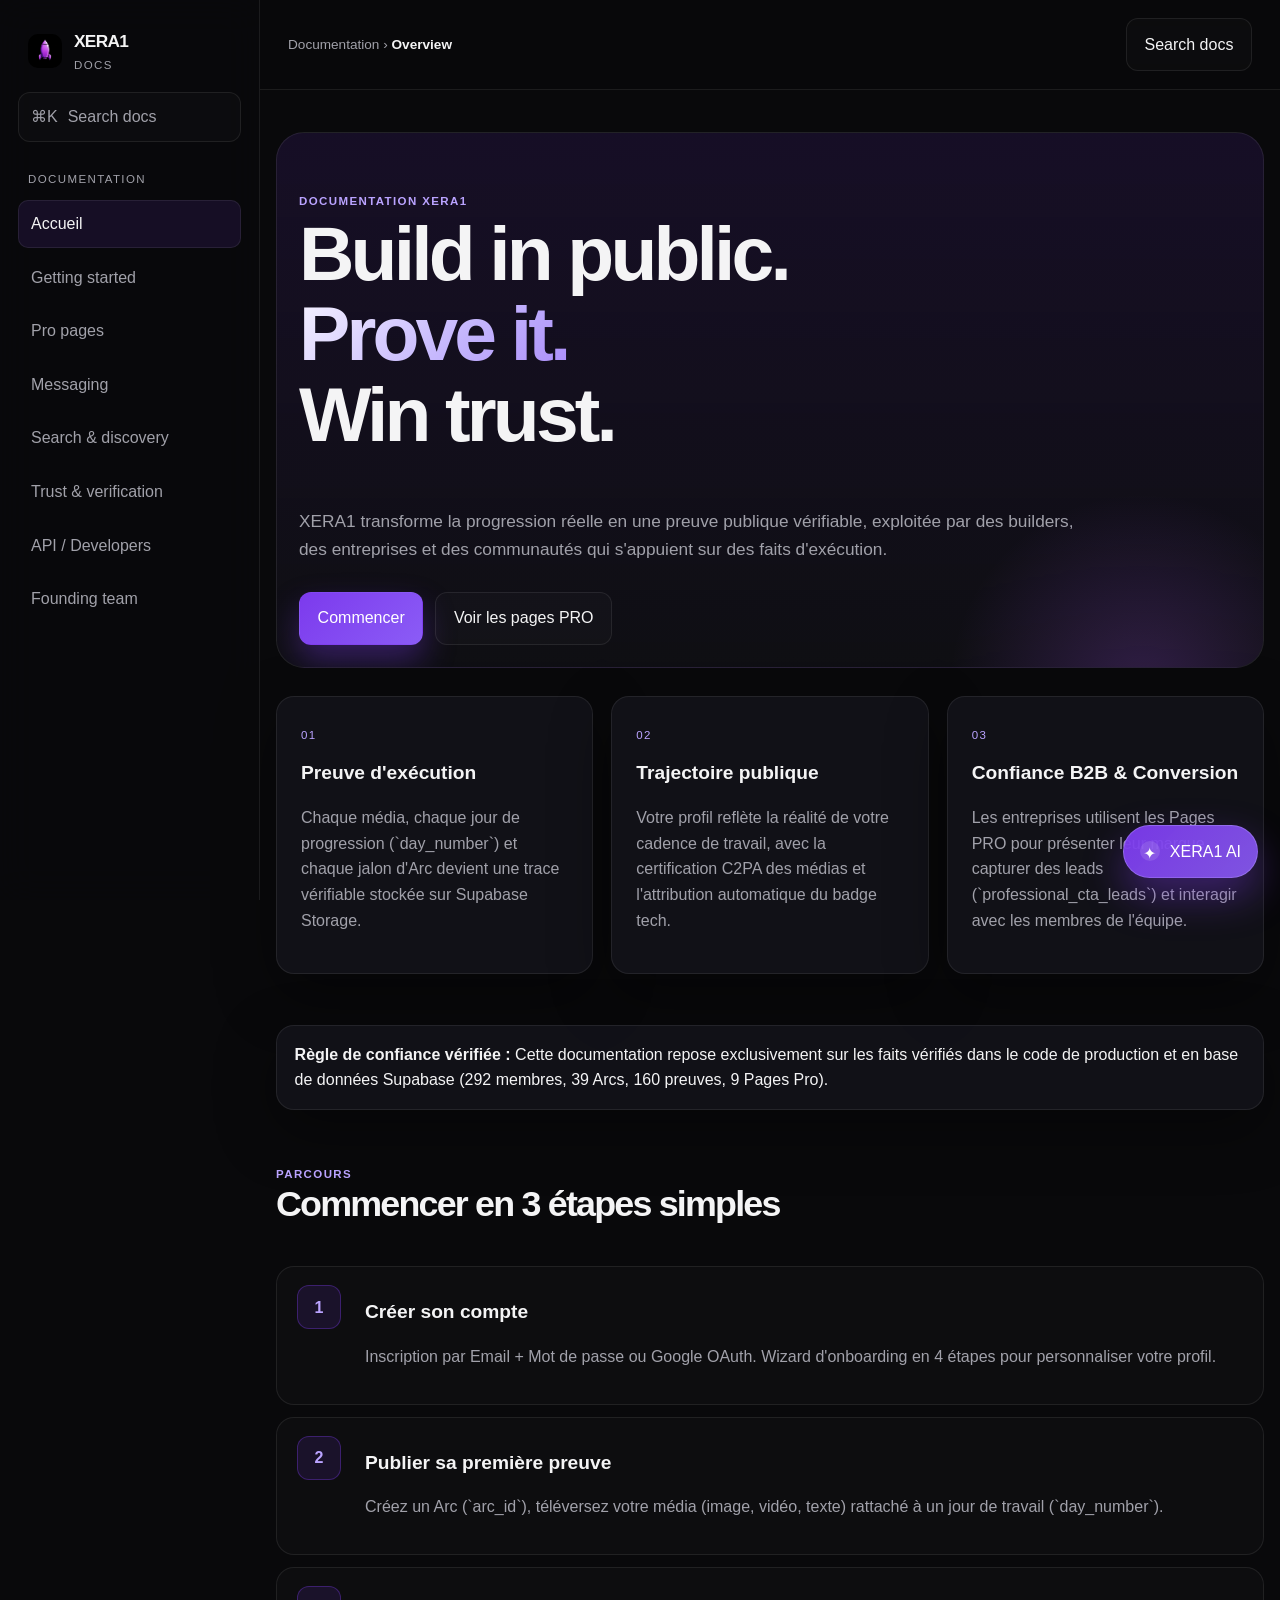
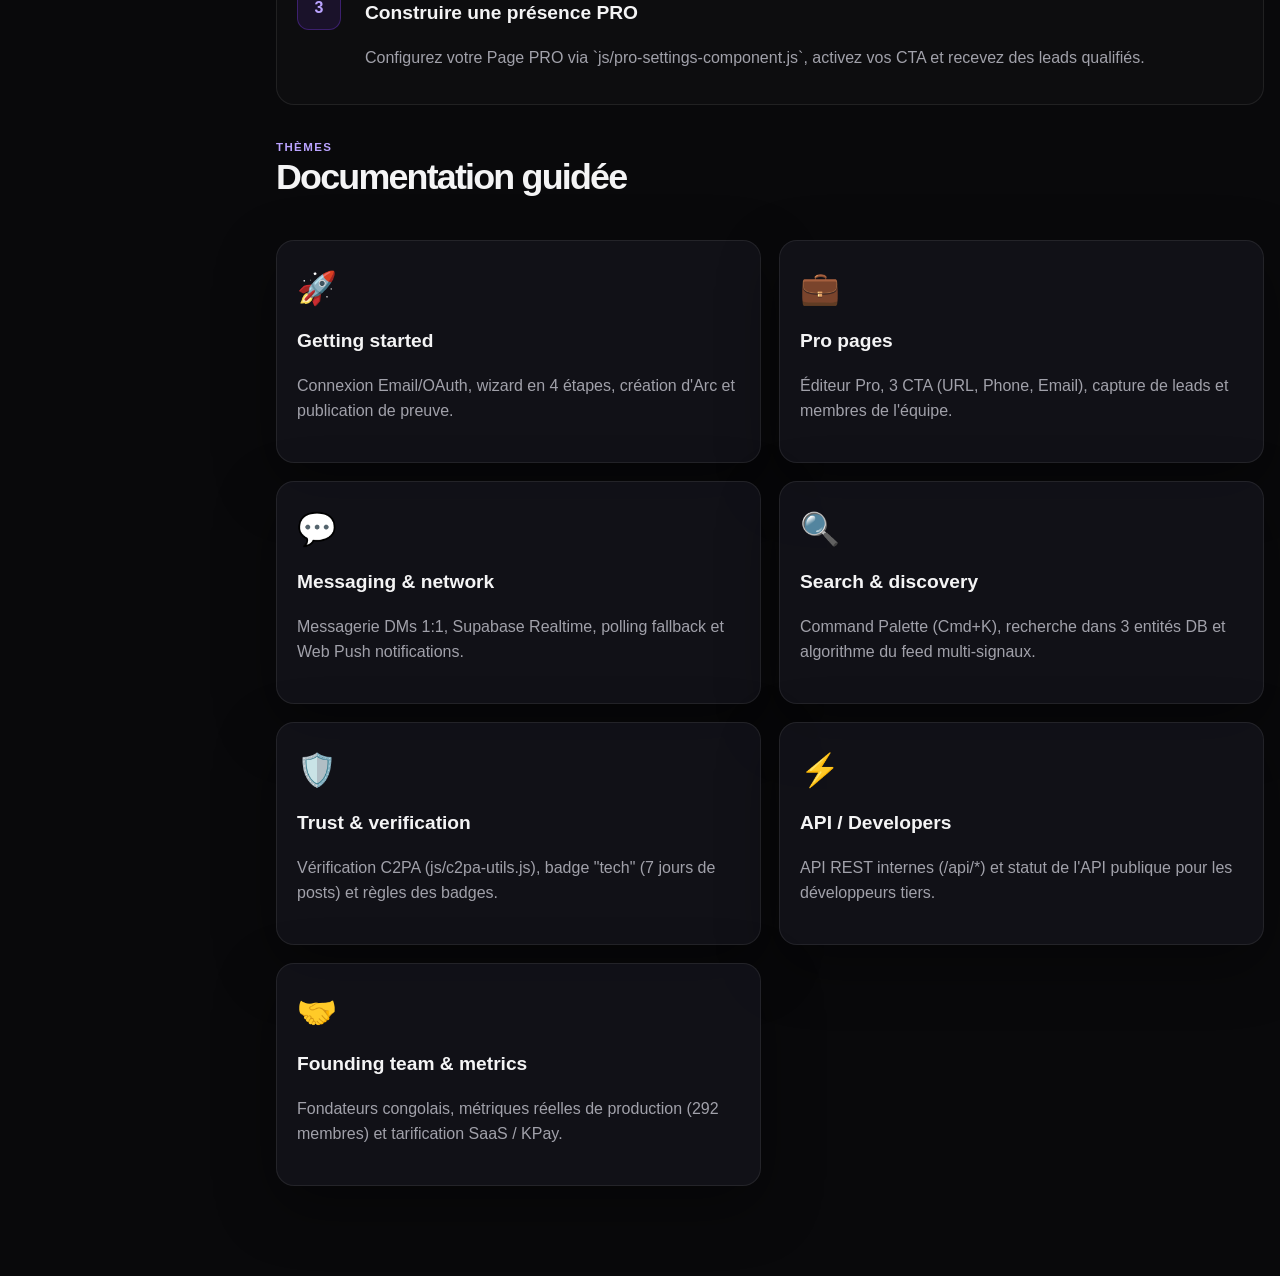
<file: index.html>
<!doctype html>
<html lang="fr">
    <head>
        <meta charset="utf-8" />
        <meta name="viewport" content="width=device-width, initial-scale=1" />
        <meta
            name="description"
            content="Documentation XERA1 : guide du Proof of Building, des preuves de travail, des pages PRO et de la progression publique."
        />
        <link rel="canonical" href="https://docs.xera1.xyz/" />
        <meta property="og:type" content="website" />
        <meta property="og:locale" content="fr_FR" />
        <meta property="og:title" content="XERA1 Docs | Proof of Building" />
        <meta
            property="og:description"
            content="Le guide XERA1 pour publier des preuves de travail et construire une trajectoire publique crédible."
        />
        <meta property="og:url" content="https://docs.xera1.xyz/" />
        <meta
            property="og:image"
            content="https://docs.xera1.xyz/xera1_docs.jpeg"
        />
        <meta
            property="og:image:alt"
            content="Documentation XERA1 - Proof of Building"
        />
        <meta name="twitter:card" content="summary_large_image" />
        <meta
            name="twitter:image"
            content="https://docs.xera1.xyz/xera1_docs.jpeg"
        />
        <meta http-equiv="refresh" content="0; url=docs.html" />
        <title>Xera 1 | Documentation</title>
    </head>
    <body>
        <p>Ouverture de la <a href="docs.html">documentation Xera 1</a>...</p>
    </body>
</html>
</file>
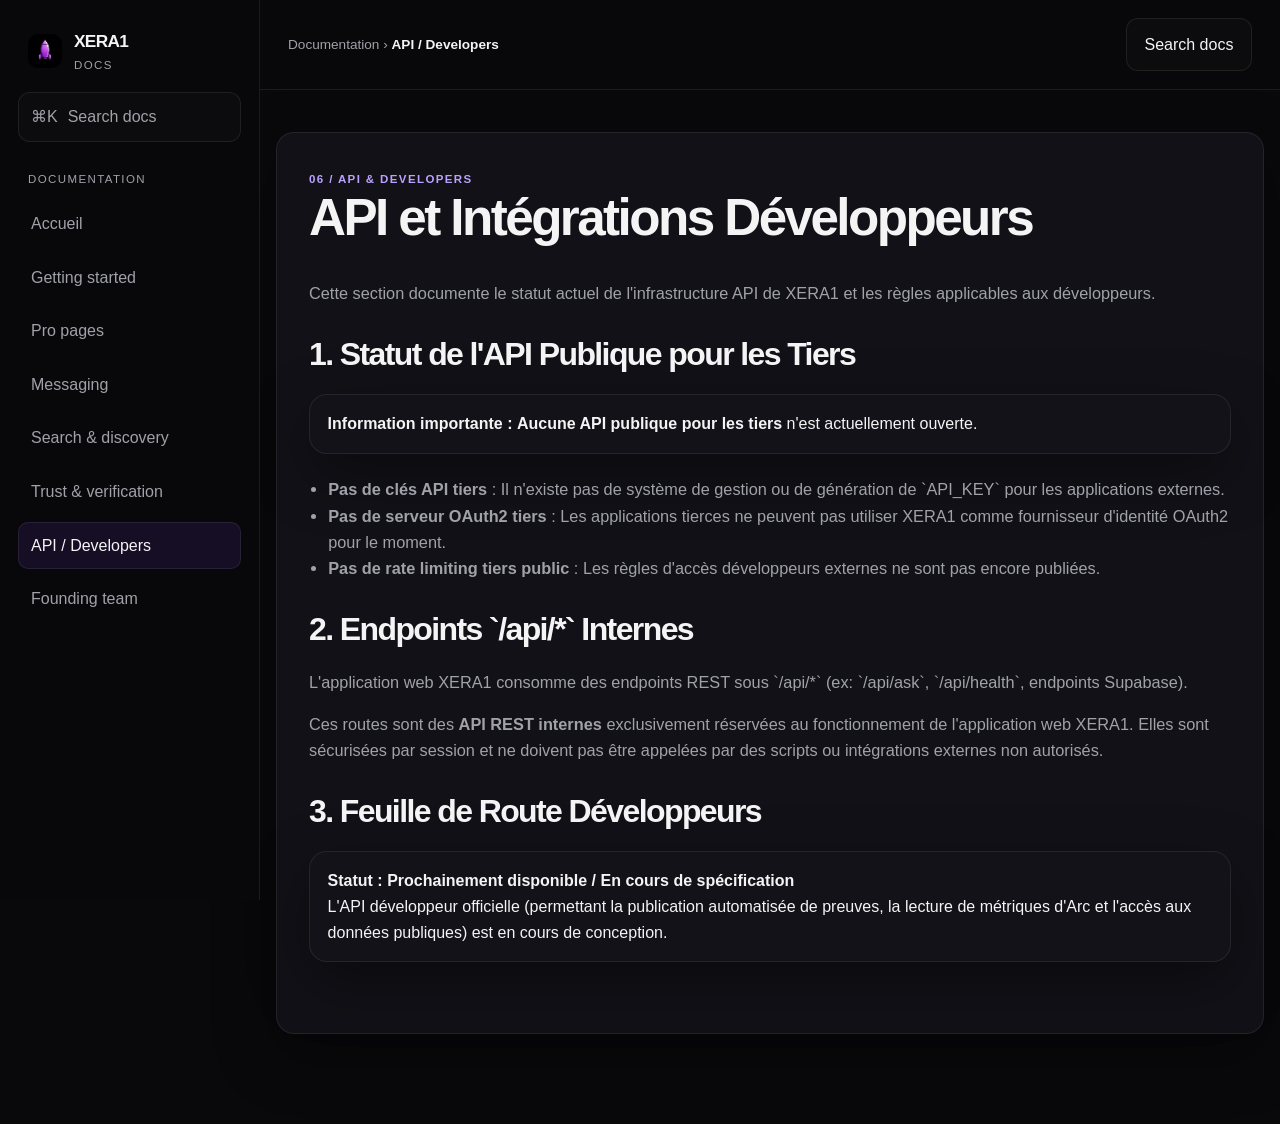
<file: api-developers.html>
<!doctype html>
<html lang="fr">
    <head>
        <meta charset="utf-8" />
        <meta name="viewport" content="width=device-width, initial-scale=1" />
        <title>API & Developers | XERA1 Docs</title>
        <meta
            name="description"
            content="Informations développeurs et API sur XERA1 : API REST internes réservées à l'application web et statut de l'API publique pour les tiers."
        />
        <link
            rel="canonical"
            href="https://docs.xera1.xyz/api-developers.html"
        />
        <meta property="og:type" content="article" />
        <meta
            property="og:title"
            content="API & Développeurs XERA1"
        />
        <meta
            property="og:description"
            content="Documentation sur l'architecture API de XERA1 : API REST internes et feuille de route de l'API publique tiers."
        />
        <meta
            property="og:url"
            content="https://docs.xera1.xyz/api-developers.html"
        />
        <meta
            property="og:image"
            content="https://docs.xera1.xyz/xera1_docs.jpeg"
        />
        <meta
            property="og:image:alt"
            content="Documentation XERA1 - Proof of Building"
        />
        <meta name="twitter:card" content="summary_large_image" />
        <meta
            name="twitter:image"
            content="https://docs.xera1.xyz/xera1_docs.jpeg"
        />
        <link rel="alternate" type="text/markdown" href="XERA1_COMPLETE_REFERENCE.md" title="Documentation complète de XERA1 (Markdown)" />
        <script type="application/ld+json">
            {
                "@context": "https://schema.org",
                "@type": "TechArticle",
                "headline": "API & Developers | XERA1 Docs",
                "description": "Information sur les API REST internes et la disponibilité future de l'API tiers XERA1.",
                "inLanguage": "fr",
                "mainEntityOfPage": "https://docs.xera1.xyz/api-developers.html",
                "isPartOf": {
                    "@type": "WebSite",
                    "name": "XERA1 Docs",
                    "url": "https://docs.xera1.xyz/"
                }
            }
        </script>
        <script type="application/ld+json">
            {
                "@context": "https://schema.org",
                "@type": "BreadcrumbList",
                "itemListElement": [
                    {
                        "@type": "ListItem",
                        "position": 1,
                        "name": "Documentation",
                        "item": "https://docs.xera1.xyz/docs.html"
                    },
                    {
                        "@type": "ListItem",
                        "position": 2,
                        "name": "API & Developers",
                        "item": "https://docs.xera1.xyz/api-developers.html"
                    }
                ]
            }
        </script>
        <link rel="stylesheet" href="styles.css" />
    </head>
    <body>
        <div class="app-shell">
            <aside class="sidebar">
                <div class="brand-wrap">
                    <img src="logo.png" alt="XERA1 logo" class="brand-logo" />
                    <div>
                        <div class="brand-name">XERA1</div>
                        <div class="brand-tag">Docs</div>
                    </div>
                </div>
                <div class="sidebar-search" id="sidebar-search">
                    <span>⌘K</span>
                    <input
                        type="search"
                        placeholder="Search docs"
                        aria-label="Rechercher"
                    />
                </div>
                <nav class="sidebar-nav">
                    <div class="nav-section-title">Documentation</div>
                    <a class="nav-item" href="docs.html">Accueil</a>
                    <a class="nav-item" href="getting-started.html"
                        >Getting started</a
                    >
                    <a class="nav-item" href="pro-pages.html">Pro pages</a>
                    <a class="nav-item" href="messaging-and-network.html"
                        >Messaging</a
                    >
                    <a class="nav-item" href="search-and-discovery.html"
                        >Search & discovery</a
                    >
                    <a class="nav-item" href="trust-and-verification.html"
                        >Trust & verification</a
                    >
                    <a class="nav-item active" href="api-developers.html"
                        >API / Developers</a
                    >
                    <a class="nav-item" href="founding-team.html"
                        >Founding team</a
                    >
                </nav>
            </aside>

            <main class="main-panel">
                <header class="topbar">
                    <div class="crumb">
                        Documentation <span>›</span>
                        <strong>API / Developers</strong>
                    </div>
                    <div class="topbar-actions">
                        <button class="ghost-button" id="command-k-trigger">
                            Search docs
                        </button>
                    </div>
                </header>

                <div class="content-wrap">
                    <article class="doc-article">
                        <div class="eyebrow">06 / API & Developers</div>
                        <h1>API et Intégrations Développeurs</h1>

                        <p>
                            Cette section documente le statut actuel de l'infrastructure API de XERA1 et les règles applicables aux développeurs.
                        </p>

                        <h2>1. Statut de l'API Publique pour les Tiers</h2>
                        <div class="callout">
                            <strong>Information importante :</strong> <strong>Aucune API publique pour les tiers</strong> n'est actuellement ouverte.
                        </div>
                        <ul>
                            <li><strong>Pas de clés API tiers</strong> : Il n'existe pas de système de gestion ou de génération de `API_KEY` pour les applications externes.</li>
                            <li><strong>Pas de serveur OAuth2 tiers</strong> : Les applications tierces ne peuvent pas utiliser XERA1 comme fournisseur d'identité OAuth2 pour le moment.</li>
                            <li><strong>Pas de rate limiting tiers public</strong> : Les règles d'accès développeurs externes ne sont pas encore publiées.</li>
                        </ul>

                        <h2>2. Endpoints `/api/*` Internes</h2>
                        <p>
                            L'application web XERA1 consomme des endpoints REST sous `/api/*` (ex: `/api/ask`, `/api/health`, endpoints Supabase).
                        </p>
                        <p>
                            Ces routes sont des <strong>API REST internes</strong> exclusivement réservées au fonctionnement de l'application web XERA1. Elles sont sécurisées par session et ne doivent pas être appelées par des scripts ou intégrations externes non autorisés.
                        </p>

                        <h2>3. Feuille de Route Développeurs</h2>
                        <div class="note-box">
                            <strong>Statut : Prochainement disponible / En cours de spécification</strong><br />
                            L'API développeur officielle (permettant la publication automatisée de preuves, la lecture de métriques d'Arc et l'accès aux données publiques) est en cours de conception.
                        </div>
                    </article>
                </div>
            </main>
        </div>

        <div
            class="search-overlay hidden"
            id="search-overlay"
            aria-hidden="true"
        >
            <div class="search-panel">
                <div class="search-input-row">
                    <span class="search-icon">⌕</span>
                    <input
                        type="search"
                        id="global-search-input"
                        placeholder="Search the docs"
                        aria-label="Recherche rapide"
                    />
                    <button class="close-search" aria-label="Fermer">×</button>
                </div>
                <div class="search-results" id="search-results"></div>
            </div>
        </div>

        <script src="docs-app.js"></script>
    </body>
</html>
</file>
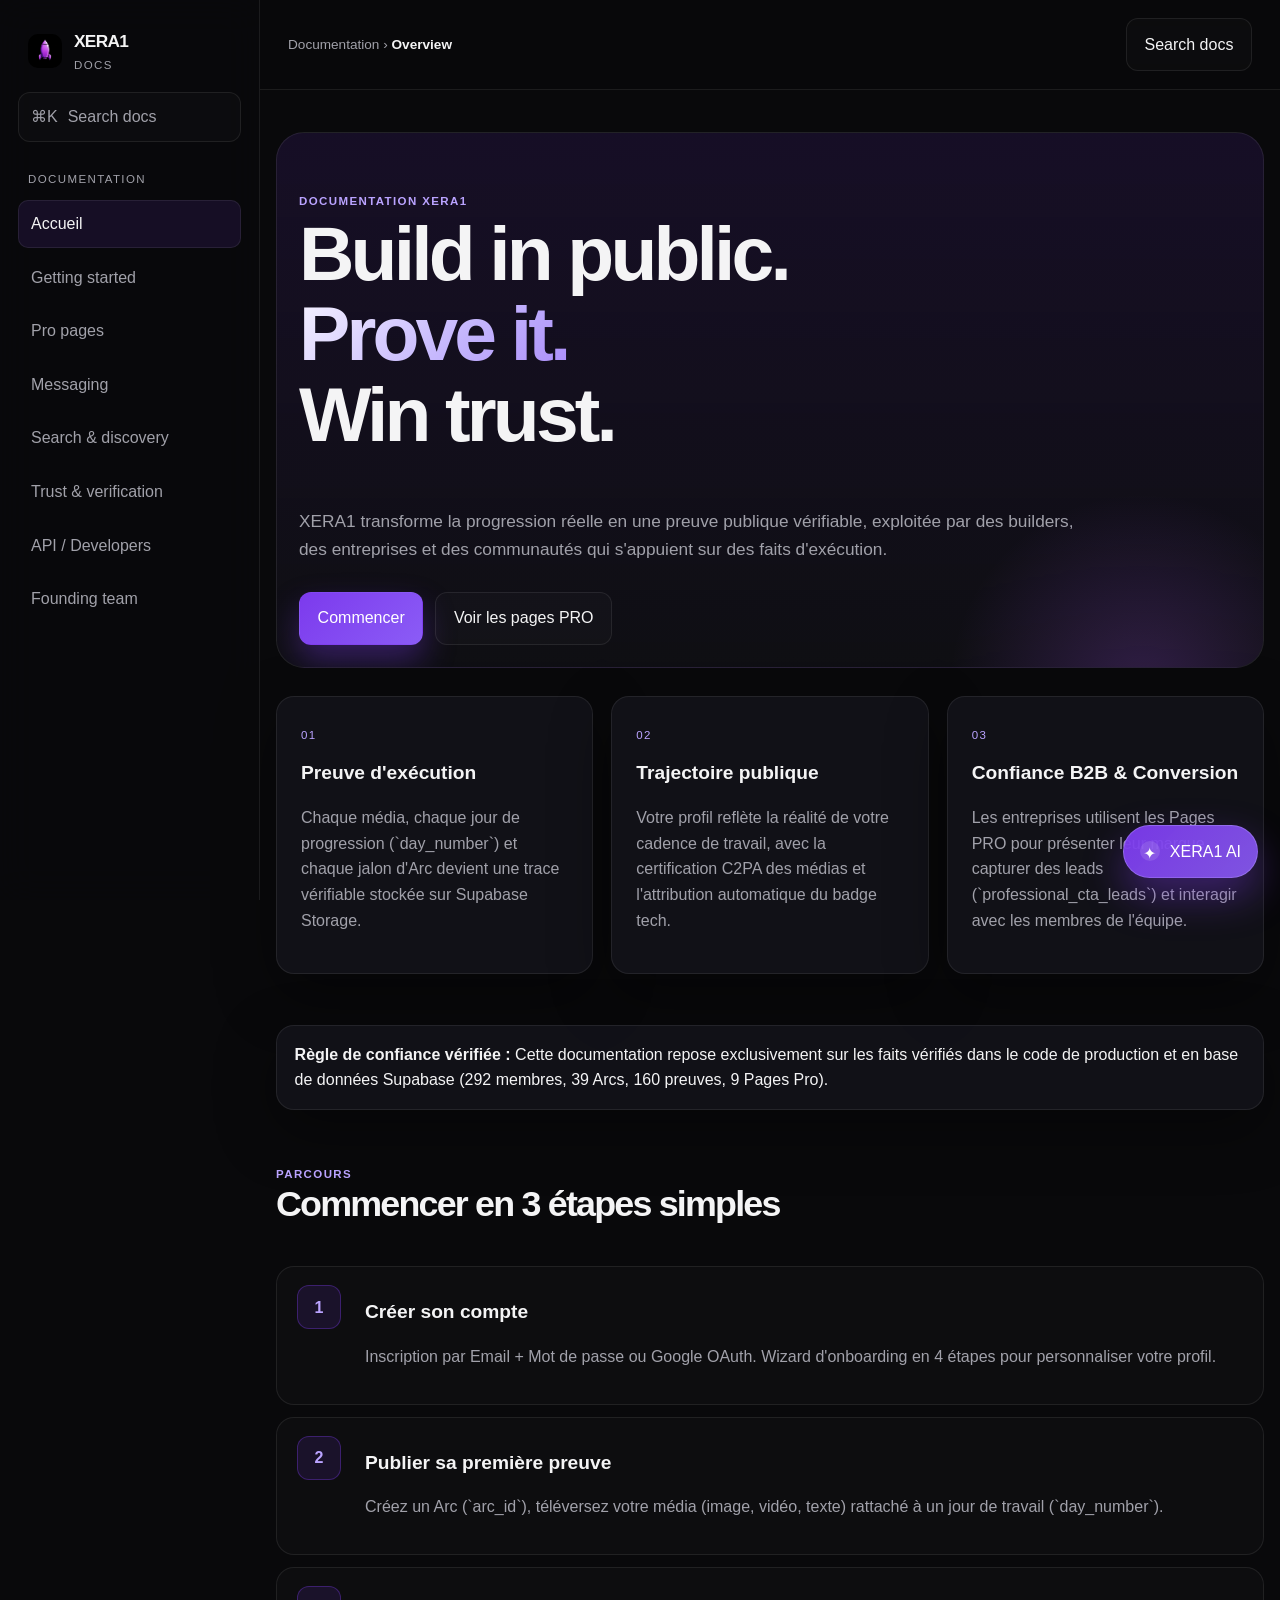
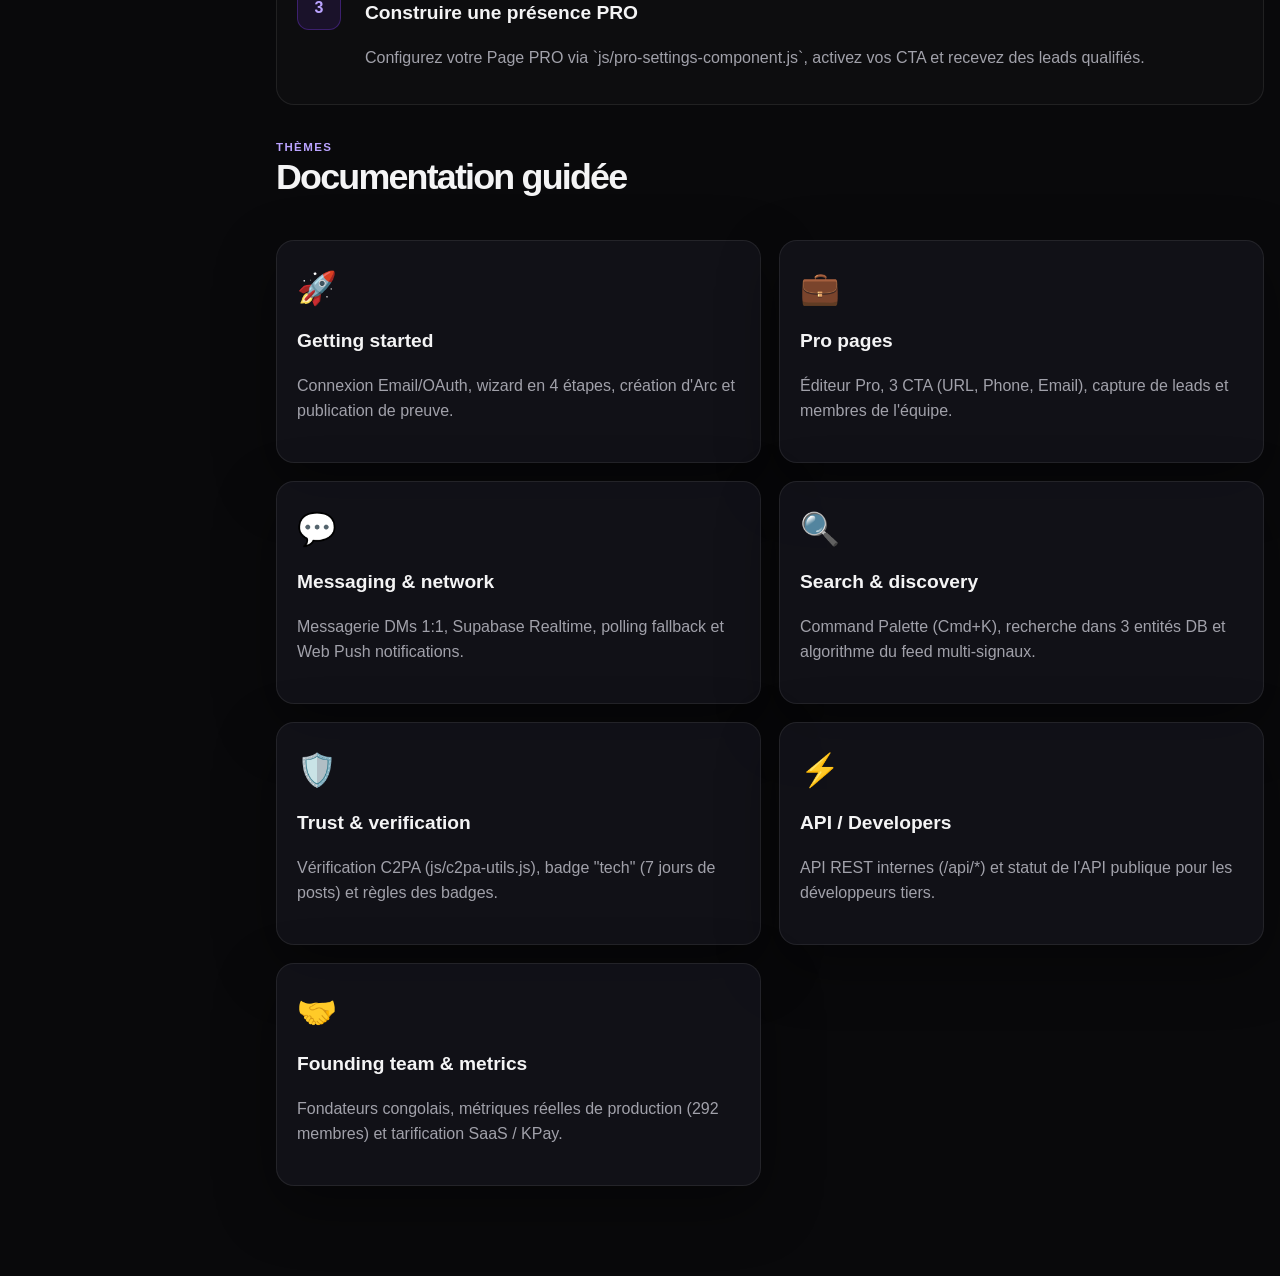
<file: docs.html>
<!doctype html>
<html lang="fr">
    <head>
        <meta charset="utf-8" />
        <meta name="viewport" content="width=device-width, initial-scale=1" />
        <meta
            name="description"
            content="Documentation XERA1 : guide du Proof of Building, création de preuves, pages PRO, feed, messagerie, recherche, C2PA, API et métriques."
        />
        <link rel="canonical" href="https://docs.xera1.xyz/docs.html" />
        <meta property="og:type" content="website" />
        <meta property="og:locale" content="fr_FR" />
        <meta
            property="og:title"
            content="XERA1 Docs | Proof of Building et preuves de travail"
        />
        <meta
            property="og:description"
            content="Découvrez comment utiliser XERA1 pour publier des preuves de travail, construire une trajectoire publique et créer une page PRO."
        />
        <meta property="og:url" content="https://docs.xera1.xyz/docs.html" />
        <meta
            property="og:image"
            content="https://docs.xera1.xyz/xera1_docs.jpeg"
        />
        <meta
            property="og:image:alt"
            content="Documentation XERA1 - Proof of Building"
        />
        <meta property="og:image:type" content="image/jpeg" />
        <meta property="og:image:width" content="1024" />
        <meta property="og:image:height" content="1024" />
        <meta name="twitter:card" content="summary_large_image" />
        <meta
            name="twitter:title"
            content="XERA1 Docs | Proof of Building et preuves de travail"
        />
        <meta
            name="twitter:description"
            content="Le guide XERA1 pour publier des preuves de travail, développer sa crédibilité et utiliser les pages PRO."
        />
        <meta
            name="twitter:image"
            content="https://docs.xera1.xyz/xera1_docs.jpeg"
        />
        <meta
            name="twitter:image:alt"
            content="Documentation XERA1 - Proof of Building"
        />
        <script type="application/ld+json">
            {
                "@context": "https://schema.org",
                "@type": "WebSite",
                "name": "XERA1 Docs",
                "url": "https://docs.xera1.xyz/",
                "description": "Documentation XERA1 sur le Proof of Building, les pages PRO et la progression publique.",
                "inLanguage": "fr"
            }
        </script>
        <link rel="icon" href="logo.png" type="image/png" />
        <link rel="alternate" type="text/markdown" href="XERA1_COMPLETE_REFERENCE.md" title="Documentation complète de XERA1 (Markdown)" />
        <title>XERA1 Docs | Proof of Building et preuves de travail</title>
        <link rel="stylesheet" href="styles.css" />
    </head>
    <body>
        <div class="app-shell">
            <aside class="sidebar">
                <div class="brand-wrap">
                    <img src="logo.png" alt="XERA1 logo" class="brand-logo" />
                    <div>
                        <div class="brand-name">XERA1</div>
                        <div class="brand-tag">Docs</div>
                    </div>
                </div>

                <div class="sidebar-search" id="sidebar-search">
                    <span>⌘K</span>
                    <input
                        type="search"
                        placeholder="Search docs"
                        aria-label="Rechercher dans la documentation"
                    />
                </div>

                <nav
                    class="sidebar-nav"
                    aria-label="Navigation de documentation"
                >
                    <div class="nav-section-title">Documentation</div>
                    <a class="nav-item active" href="docs.html">Accueil</a>
                    <a class="nav-item" href="getting-started.html"
                        >Getting started</a
                    >
                    <a class="nav-item" href="pro-pages.html">Pro pages</a>
                    <a class="nav-item" href="messaging-and-network.html"
                        >Messaging</a
                    >
                    <a class="nav-item" href="search-and-discovery.html"
                        >Search & discovery</a
                    >
                    <a class="nav-item" href="trust-and-verification.html"
                        >Trust & verification</a
                    >
                    <a class="nav-item" href="api-developers.html"
                        >API / Developers</a
                    >
                    <a class="nav-item" href="founding-team.html"
                        >Founding team</a
                    >
                </nav>
            </aside>

            <main class="main-panel">
                <header class="topbar">
                    <div class="crumb">
                        Documentation <span>›</span> <strong>Overview</strong>
                    </div>
                    <div class="topbar-actions">
                        <button class="ghost-button" id="command-k-trigger">
                            Search docs
                        </button>
                    </div>
                </header>

                <div class="content-wrap">
                    <article class="doc-page landing-page">
                        <section class="hero-block">
                            <div class="eyebrow">DOCUMENTATION XERA1</div>
                            <h1 class="hero-title">
                                <span>Build in public.</span>
                                <span class="gradient-word">Prove it.</span>
                                <span>Win trust.</span>
                            </h1>
                            <p class="lead">
                                XERA1 transforme la progression réelle en une
                                preuve publique vérifiable, exploitée par des builders, des
                                entreprises et des communautés qui s'appuient sur des faits d'exécution.
                            </p>
                            <div class="hero-actions">
                                <a
                                    class="primary-btn"
                                    href="getting-started.html"
                                    >Commencer</a
                                >
                                <a class="secondary-btn" href="pro-pages.html"
                                    >Voir les pages PRO</a
                                >
                            </div>
                        </section>

                        <section class="info-grid three-up">
                            <div class="info-card">
                                <span class="card-kicker">01</span>
                                <h3>Preuve d'exécution</h3>
                                <p>
                                    Chaque média, chaque jour de progression (`day_number`) et chaque jalon d'Arc devient une trace vérifiable stockée sur Supabase Storage.
                                </p>
                            </div>
                            <div class="info-card">
                                <span class="card-kicker">02</span>
                                <h3>Trajectoire publique</h3>
                                <p>
                                    Votre profil reflète la réalité de votre
                                    cadence de travail, avec la certification C2PA des médias et l'attribution automatique du badge tech.
                                </p>
                            </div>
                            <div class="info-card">
                                <span class="card-kicker">03</span>
                                <h3>Confiance B2B & Conversion</h3>
                                <p>
                                    Les entreprises utilisent les Pages PRO pour
                                    présenter leur marque, capturer des leads (`professional_cta_leads`) et interagir avec les membres de l'équipe.
                                </p>
                            </div>
                        </section>

                        <section class="section-block">
                            <div class="note-box">
                                <strong>Règle de confiance vérifiée :</strong> Cette documentation repose exclusivement sur les faits vérifiés dans le code de production et en base de données Supabase (292 membres, 39 Arcs, 160 preuves, 9 Pages Pro).
                            </div>
                        </section>

                        <section class="section-block">
                            <div class="section-heading">
                                <div>
                                    <div class="eyebrow">Parcours</div>
                                    <h2>Commencer en 3 étapes simples</h2>
                                </div>
                            </div>
                            <div class="steps-list">
                                <div class="step-item">
                                    <span class="step-no">1</span>
                                    <div>
                                        <h3>Créer son compte</h3>
                                        <p>
                                            Inscription par Email + Mot de passe ou Google OAuth. Wizard d'onboarding en 4 étapes pour personnaliser votre profil.
                                        </p>
                                    </div>
                                </div>
                                <div class="step-item">
                                    <span class="step-no">2</span>
                                    <div>
                                        <h3>Publier sa première preuve</h3>
                                        <p>
                                            Créez un Arc (`arc_id`), téléversez votre média (image, vidéo, texte) rattaché à un jour de travail (`day_number`).
                                        </p>
                                    </div>
                                </div>
                                <div class="step-item">
                                    <span class="step-no">3</span>
                                    <div>
                                        <h3>Construire une présence PRO</h3>
                                        <p>
                                            Configurez votre Page PRO via `js/pro-settings-component.js`, activez vos CTA et recevez des leads qualifiés.
                                        </p>
                                    </div>
                                </div>
                            </div>
                        </section>

                        <section class="section-block">
                            <div class="section-heading">
                                <div>
                                    <div class="eyebrow">Thèmes</div>
                                    <h2>Documentation guidée</h2>
                                </div>
                            </div>

                            <div class="card-grid">
                                <a class="doc-card" href="getting-started.html">
                                    <div class="doc-card-top">🚀</div>
                                    <h3>Getting started</h3>
                                    <p>
                                        Connexion Email/OAuth, wizard en 4 étapes, création d'Arc et publication de preuve.
                                    </p>
                                </a>
                                <a class="doc-card" href="pro-pages.html">
                                    <div class="doc-card-top">💼</div>
                                    <h3>Pro pages</h3>
                                    <p>
                                        Éditeur Pro, 3 CTA (URL, Phone, Email), capture de leads et membres de l'équipe.
                                    </p>
                                </a>
                                <a
                                    class="doc-card"
                                    href="messaging-and-network.html"
                                >
                                    <div class="doc-card-top">💬</div>
                                    <h3>Messaging & network</h3>
                                    <p>
                                        Messagerie DMs 1:1, Supabase Realtime, polling fallback et Web Push notifications.
                                    </p>
                                </a>
                                <a
                                    class="doc-card"
                                    href="search-and-discovery.html"
                                >
                                    <div class="doc-card-top">🔍</div>
                                    <h3>Search & discovery</h3>
                                    <p>
                                        Command Palette (Cmd+K), recherche dans 3 entités DB et algorithme du feed multi-signaux.
                                    </p>
                                </a>
                                <a
                                    class="doc-card"
                                    href="trust-and-verification.html"
                                >
                                    <div class="doc-card-top">🛡️</div>
                                    <h3>Trust & verification</h3>
                                    <p>
                                        Vérification C2PA (js/c2pa-utils.js), badge "tech" (7 jours de posts) et règles des badges.
                                    </p>
                                </a>
                                <a class="doc-card" href="api-developers.html">
                                    <div class="doc-card-top">⚡</div>
                                    <h3>API / Developers</h3>
                                    <p>
                                        API REST internes (/api/*) et statut de l'API publique pour les développeurs tiers.
                                    </p>
                                </a>
                                <a class="doc-card" href="founding-team.html">
                                    <div class="doc-card-top">🤝</div>
                                    <h3>Founding team & metrics</h3>
                                    <p>
                                        Fondateurs congolais, métriques réelles de production (292 membres) et tarification SaaS / KPay.
                                    </p>
                                </a>
                            </div>
                        </section>
                    </article>
                </div>
            </main>
        </div>

        <button
            class="assistant-launcher"
            id="assistant-launcher"
            type="button"
            aria-label="Ouvrir l’assistant XERA1"
        >
            <span class="assistant-icon">✦</span>
            <span>XERA1 AI</span>
        </button>

        <div
            class="assistant-panel hidden"
            id="assistant-panel"
            aria-hidden="true"
        >
            <div class="assistant-header">
                <div class="assistant-title">
                    <span class="assistant-icon tiny">✦</span>
                    <span>XERA1 Docs AI</span>
                </div>
                <button
                    type="button"
                    class="assistant-close"
                    id="assistant-close"
                    aria-label="Fermer"
                >
                    ×
                </button>
            </div>
            <div id="gemini-answer" class="gemini-answer" aria-live="polite">
                <div class="chat-bubble assistant">
                    Bonjour. Que voulez-vous savoir sur XERA1 ?
                </div>
            </div>
            <form id="gemini-form" class="gemini-form">
                <div class="input-shell">
                    <input
                        id="gemini-question"
                        type="text"
                        placeholder="Posez votre question..."
                        aria-label="Question à Gemini"
                    />
                    <button
                        type="submit"
                        class="send-button"
                        id="gemini-send"
                        aria-label="Envoyer"
                    >
                        ➤
                    </button>
                </div>
            </form>
        </div>

        <div
            class="search-overlay hidden"
            id="search-overlay"
            aria-hidden="true"
        >
            <div class="search-panel">
                <div class="search-input-row">
                    <span class="search-icon">⌕</span>
                    <input
                        type="search"
                        id="global-search-input"
                        placeholder="Search the docs"
                        aria-label="Recherche rapide"
                    />
                    <button
                        class="close-search"
                        aria-label="Fermer la recherche"
                    >
                        ×
                    </button>
                </div>
                <div class="search-results" id="search-results"></div>
            </div>
        </div>

        <script src="docs-app.js"></script>
    </body>
</html>
</file>
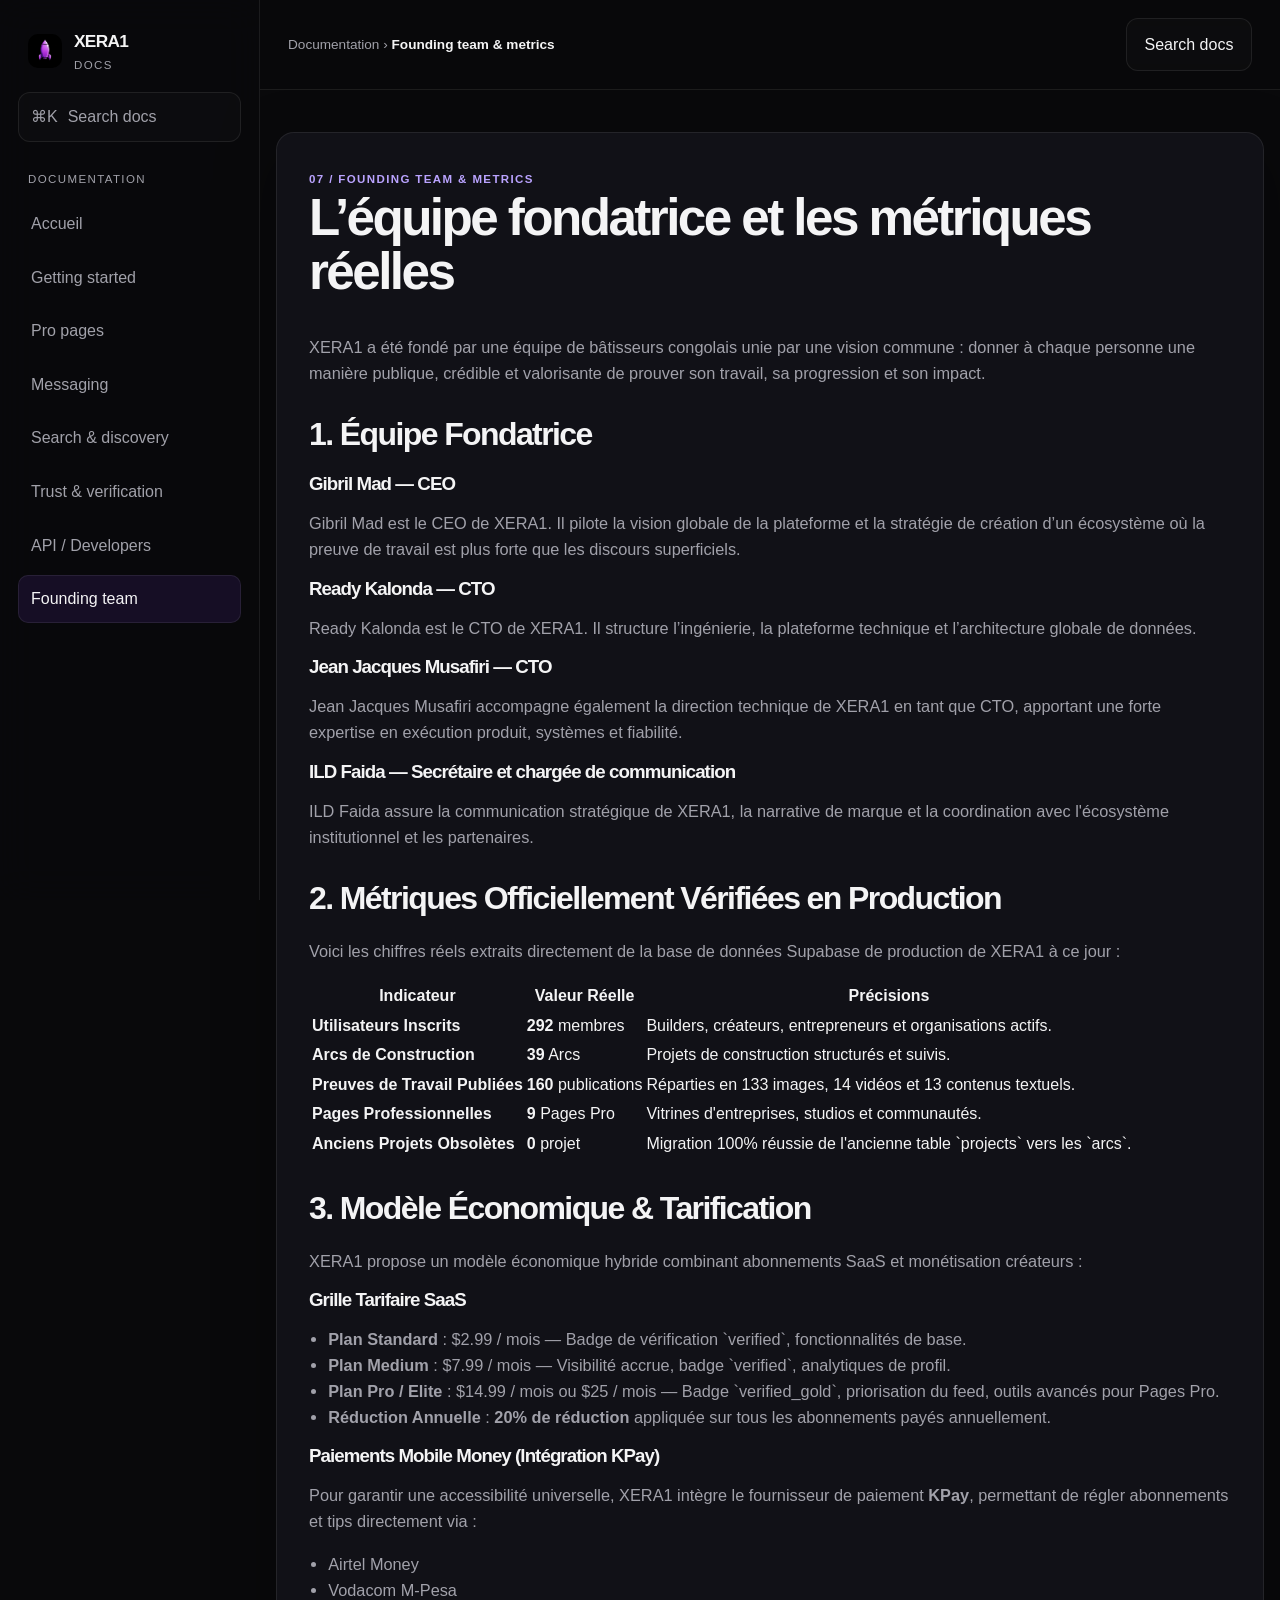
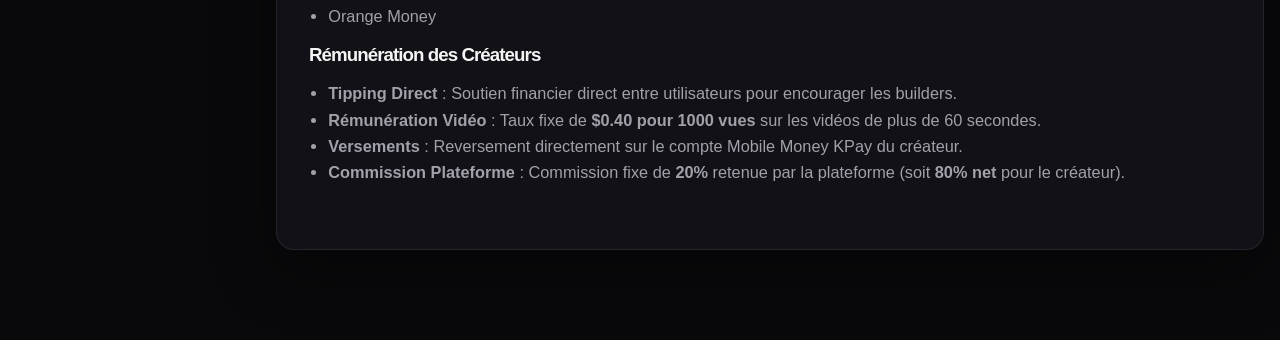
<file: founding-team.html>
<!doctype html>
<html lang="fr">
    <head>
        <meta charset="utf-8" />
        <meta name="viewport" content="width=device-width, initial-scale=1" />
        <title>Founding team & metrics | XERA1 Docs</title>
        <meta
            name="description"
            content="Découvrez l’équipe fondatrice de XERA1, les métriques réelles de la plateforme et le modèle économique."
        />
        <link
            rel="canonical"
            href="https://docs.xera1.xyz/founding-team.html"
        />
        <meta property="og:type" content="article" />
        <meta property="og:title" content="Équipe fondatrice, Métriques et Modèle économique XERA1" />
        <meta
            property="og:description"
            content="Découvrez l’équipe fondatrice de XERA1, les métriques réelles Supabase (292 membres, 39 Arcs, 160 preuves) et la grille tarifaire."
        />
        <meta
            property="og:url"
            content="https://docs.xera1.xyz/founding-team.html"
        />
        <meta
            property="og:image"
            content="https://docs.xera1.xyz/xera1_docs.jpeg"
        />
        <meta
            property="og:image:alt"
            content="Documentation XERA1 - Proof of Building"
        />
        <meta name="twitter:card" content="summary_large_image" />
        <meta
            name="twitter:image"
            content="https://docs.xera1.xyz/xera1_docs.jpeg"
        />
        <link rel="alternate" type="text/markdown" href="XERA1_COMPLETE_REFERENCE.md" title="Documentation complète de XERA1 (Markdown)" />
        <script type="application/ld+json">
            {
                "@context": "https://schema.org",
                "@type": "AboutPage",
                "headline": "Founding team & metrics | XERA1 Docs",
                "description": "Découvrez l’équipe fondatrice, les métriques officielles Supabase et le modèle économique de XERA1.",
                "inLanguage": "fr",
                "mainEntityOfPage": "https://docs.xera1.xyz/founding-team.html",
                "isPartOf": {
                    "@type": "WebSite",
                    "name": "XERA1 Docs",
                    "url": "https://docs.xera1.xyz/"
                }
            }
        </script>
        <script type="application/ld+json">
            {
                "@context": "https://schema.org",
                "@type": "BreadcrumbList",
                "itemListElement": [
                    {
                        "@type": "ListItem",
                        "position": 1,
                        "name": "Documentation",
                        "item": "https://docs.xera1.xyz/docs.html"
                    },
                    {
                        "@type": "ListItem",
                        "position": 2,
                        "name": "Founding team",
                        "item": "https://docs.xera1.xyz/founding-team.html"
                    }
                ]
            }
        </script>
        <link rel="stylesheet" href="styles.css" />
    </head>
    <body>
        <div class="app-shell">
            <aside class="sidebar">
                <div class="brand-wrap">
                    <img src="logo.png" alt="XERA1 logo" class="brand-logo" />
                    <div>
                        <div class="brand-name">XERA1</div>
                        <div class="brand-tag">Docs</div>
                    </div>
                </div>
                <div class="sidebar-search" id="sidebar-search">
                    <span>⌘K</span>
                    <input
                        type="search"
                        placeholder="Search docs"
                        aria-label="Rechercher"
                    />
                </div>
                <nav class="sidebar-nav">
                    <div class="nav-section-title">Documentation</div>
                    <a class="nav-item" href="docs.html">Accueil</a>
                    <a class="nav-item" href="getting-started.html"
                        >Getting started</a
                    >
                    <a class="nav-item" href="pro-pages.html">Pro pages</a>
                    <a class="nav-item" href="messaging-and-network.html"
                        >Messaging</a
                    >
                    <a class="nav-item" href="search-and-discovery.html"
                        >Search & discovery</a
                    >
                    <a class="nav-item" href="trust-and-verification.html"
                        >Trust & verification</a
                    >
                    <a class="nav-item" href="api-developers.html"
                        >API / Developers</a
                    >
                    <a class="nav-item active" href="founding-team.html"
                        >Founding team</a
                    >
                </nav>
            </aside>

            <main class="main-panel">
                <header class="topbar">
                    <div class="crumb">
                        Documentation <span>›</span>
                        <strong>Founding team & metrics</strong>
                    </div>
                    <div class="topbar-actions">
                        <button class="ghost-button" id="command-k-trigger">
                            Search docs
                        </button>
                    </div>
                </header>

                <div class="content-wrap">
                    <article class="doc-article">
                        <div class="eyebrow">07 / Founding team & metrics</div>
                        <h1>L’équipe fondatrice et les métriques réelles</h1>

                        <p>
                            XERA1 a été fondé par une équipe de bâtisseurs
                            congolais unie par une vision commune : donner à
                            chaque personne une manière publique, crédible et
                            valorisante de prouver son travail, sa progression
                            et son impact.
                        </p>

                        <h2>1. Équipe Fondatrice</h2>

                        <h3>Gibril Mad — CEO</h3>
                        <p>
                            Gibril Mad est le CEO de XERA1. Il pilote la vision globale de la plateforme et la stratégie de création d’un écosystème où la preuve de travail est plus forte que les discours superficiels.
                        </p>

                        <h3>Ready Kalonda — CTO</h3>
                        <p>
                            Ready Kalonda est le CTO de XERA1. Il structure l’ingénierie, la plateforme technique et l’architecture globale de données.
                        </p>

                        <h3>Jean Jacques Musafiri — CTO</h3>
                        <p>
                            Jean Jacques Musafiri accompagne également la direction technique de XERA1 en tant que CTO, apportant une forte expertise en exécution produit, systèmes et fiabilité.
                        </p>

                        <h3>ILD Faida — Secrétaire et chargée de communication</h3>
                        <p>
                            ILD Faida assure la communication stratégique de XERA1, la narrative de marque et la coordination avec l'écosystème institutionnel et les partenaires.
                        </p>

                        <h2>2. Métriques Officiellement Vérifiées en Production</h2>
                        <p>
                            Voici les chiffres réels extraits directement de la base de données Supabase de production de XERA1 à ce jour :
                        </p>

                        <table>
                            <thead>
                                <tr>
                                    <th>Indicateur</th>
                                    <th>Valeur Réelle</th>
                                    <th>Précisions</th>
                                </tr>
                            </thead>
                            <tbody>
                                <tr>
                                    <td><strong>Utilisateurs Inscrits</strong></td>
                                    <td><strong>292</strong> membres</td>
                                    <td>Builders, créateurs, entrepreneurs et organisations actifs.</td>
                                </tr>
                                <tr>
                                    <td><strong>Arcs de Construction</strong></td>
                                    <td><strong>39</strong> Arcs</td>
                                    <td>Projets de construction structurés et suivis.</td>
                                </tr>
                                <tr>
                                    <td><strong>Preuves de Travail Publiées</strong></td>
                                    <td><strong>160</strong> publications</td>
                                    <td>Réparties en 133 images, 14 vidéos et 13 contenus textuels.</td>
                                </tr>
                                <tr>
                                    <td><strong>Pages Professionnelles</strong></td>
                                    <td><strong>9</strong> Pages Pro</td>
                                    <td>Vitrines d'entreprises, studios et communautés.</td>
                                </tr>
                                <tr>
                                    <td><strong>Anciens Projets Obsolètes</strong></td>
                                    <td><strong>0</strong> projet</td>
                                    <td>Migration 100% réussie de l'ancienne table `projects` vers les `arcs`.</td>
                                </tr>
                            </tbody>
                        </table>

                        <h2>3. Modèle Économique & Tarification</h2>
                        <p>
                            XERA1 propose un modèle économique hybride combinant abonnements SaaS et monétisation créateurs :
                        </p>

                        <h3>Grille Tarifaire SaaS</h3>
                        <ul>
                            <li><strong>Plan Standard</strong> : $2.99 / mois — Badge de vérification `verified`, fonctionnalités de base.</li>
                            <li><strong>Plan Medium</strong> : $7.99 / mois — Visibilité accrue, badge `verified`, analytiques de profil.</li>
                            <li><strong>Plan Pro / Elite</strong> : $14.99 / mois ou $25 / mois — Badge `verified_gold`, priorisation du feed, outils avancés pour Pages Pro.</li>
                            <li><strong>Réduction Annuelle</strong> : <strong>20% de réduction</strong> appliquée sur tous les abonnements payés annuellement.</li>
                        </ul>

                        <h3>Paiements Mobile Money (Intégration KPay)</h3>
                        <p>
                            Pour garantir une accessibilité universelle, XERA1 intègre le fournisseur de paiement <strong>KPay</strong>, permettant de régler abonnements et tips directement via :
                        </p>
                        <ul>
                            <li>Airtel Money</li>
                            <li>Vodacom M-Pesa</li>
                            <li>Orange Money</li>
                        </ul>

                        <h3>Rémunération des Créateurs</h3>
                        <ul>
                            <li><strong>Tipping Direct</strong> : Soutien financier direct entre utilisateurs pour encourager les builders.</li>
                            <li><strong>Rémunération Vidéo</strong> : Taux fixe de <strong>$0.40 pour 1000 vues</strong> sur les vidéos de plus de 60 secondes.</li>
                            <li><strong>Versements</strong> : Reversement directement sur le compte Mobile Money KPay du créateur.</li>
                            <li><strong>Commission Plateforme</strong> : Commission fixe de <strong>20%</strong> retenue par la plateforme (soit <strong>80% net</strong> pour le créateur).</li>
                        </ul>
                    </article>
                </div>
            </main>
        </div>

        <div
            class="search-overlay hidden"
            id="search-overlay"
            aria-hidden="true"
        >
            <div class="search-panel">
                <div class="search-input-row">
                    <span class="search-icon">⌕</span>
                    <input
                        type="search"
                        id="global-search-input"
                        placeholder="Search the docs"
                        aria-label="Recherche rapide"
                    />
                    <button class="close-search" aria-label="Fermer">×</button>
                </div>
                <div class="search-results" id="search-results"></div>
            </div>
        </div>

        <script src="docs-app.js"></script>
    </body>
</html>
</file>
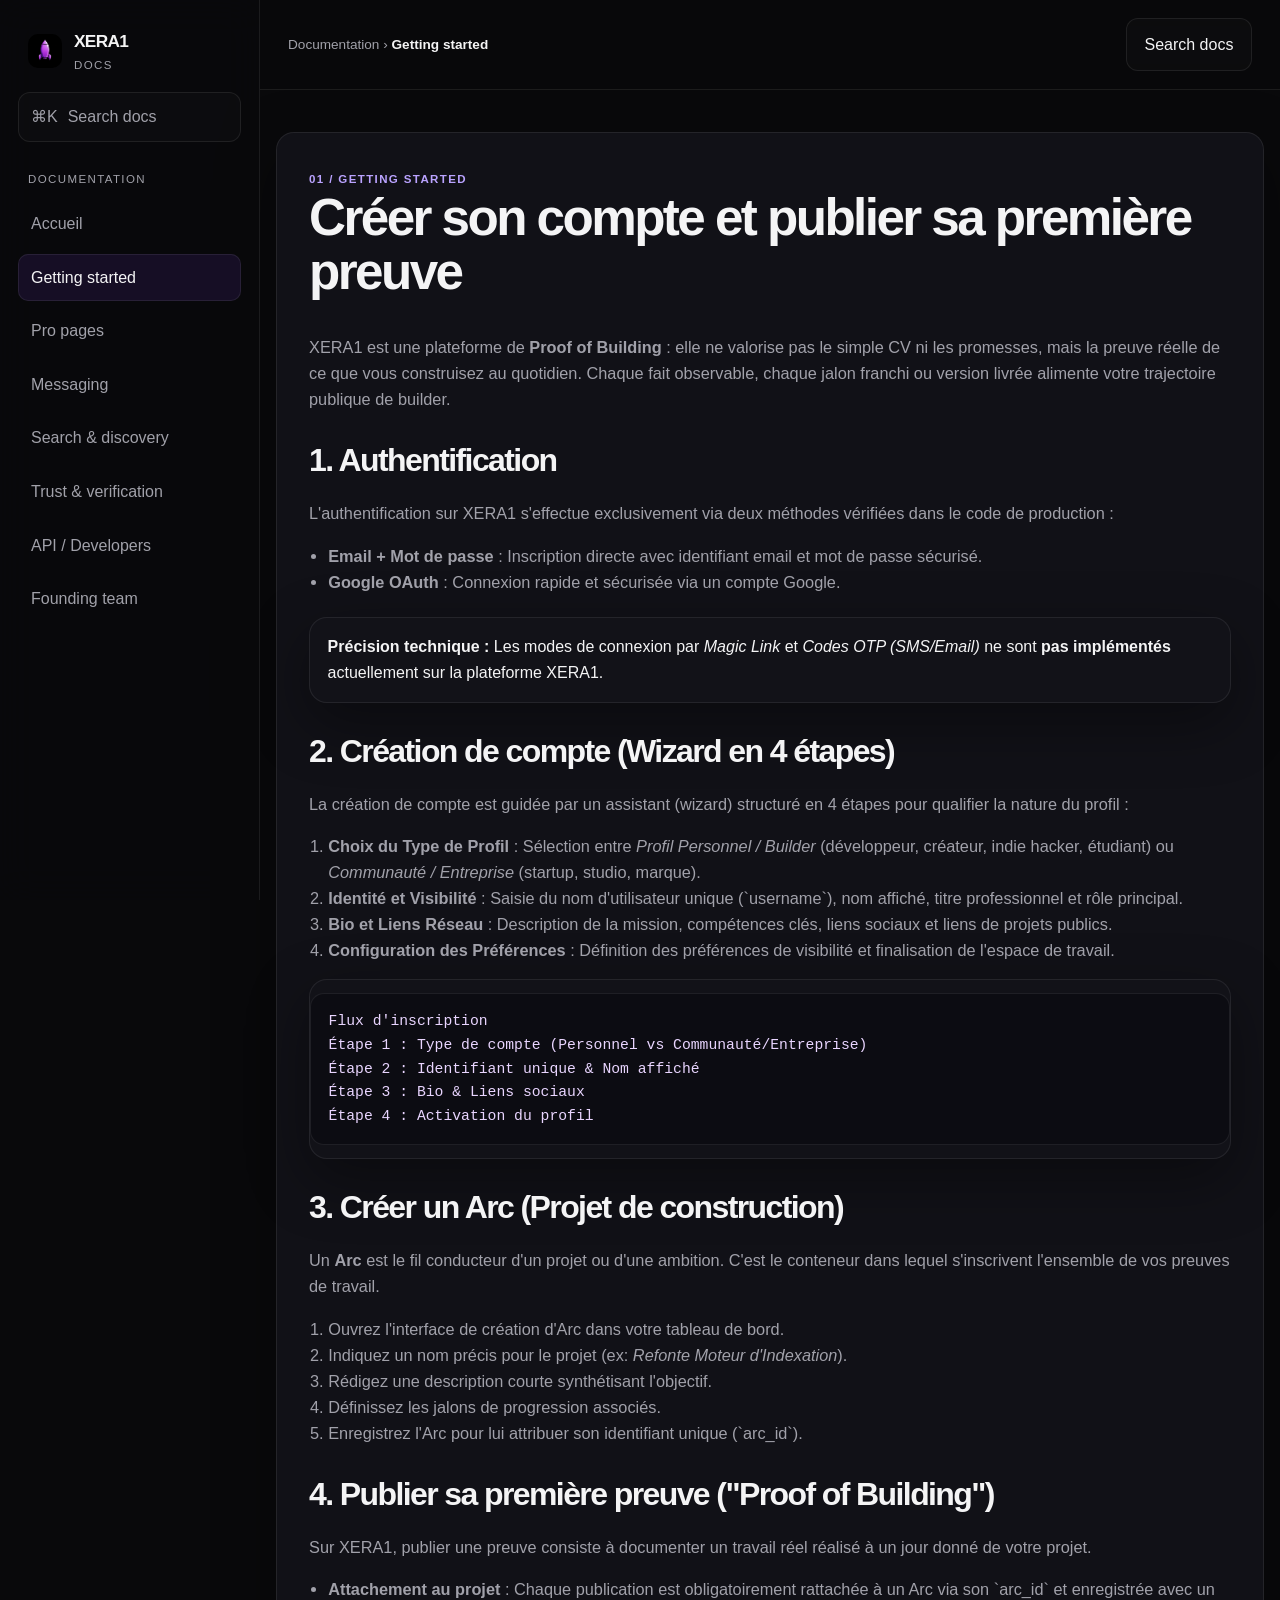
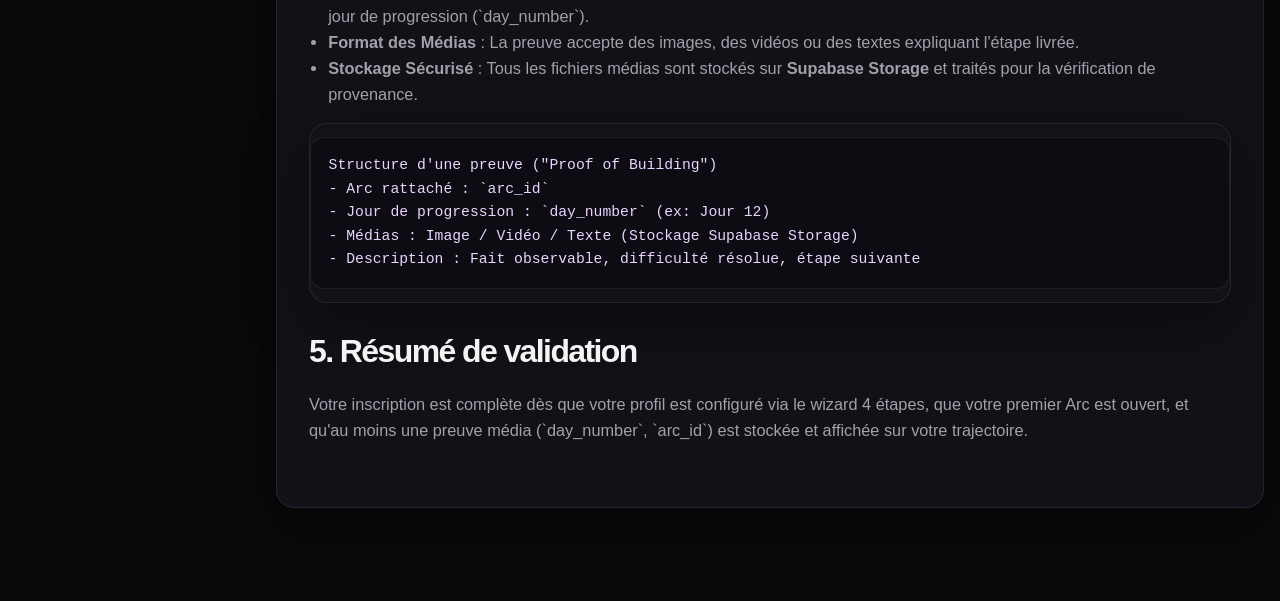
<file: getting-started.html>
<!doctype html>
<html lang="fr">
    <head>
        <meta charset="utf-8" />
        <meta name="viewport" content="width=device-width, initial-scale=1" />
        <title>Getting started | XERA1 Docs</title>
        <meta
            name="description"
            content="Créez votre compte XERA1, complétez le wizard d'inscription, créez votre premier Arc et publiez votre première preuve de travail."
        />
        <link
            rel="canonical"
            href="https://docs.xera1.xyz/getting-started.html"
        />
        <meta property="og:type" content="article" />
        <meta
            property="og:title"
            content="Créer son compte XERA1 et publier une preuve"
        />
        <meta
            property="og:description"
            content="Guide XERA1 pour créer son compte via Email ou Google OAuth, compléter le wizard d'inscription et publier sa première preuve de travail."
        />
        <meta
            property="og:url"
            content="https://docs.xera1.xyz/getting-started.html"
        />
        <meta
            property="og:image"
            content="https://docs.xera1.xyz/xera1_docs.jpeg"
        />
        <meta
            property="og:image:alt"
            content="Documentation XERA1 - Proof of Building"
        />
        <meta name="twitter:card" content="summary_large_image" />
        <meta
            name="twitter:image"
            content="https://docs.xera1.xyz/xera1_docs.jpeg"
        />
        <link rel="alternate" type="text/markdown" href="XERA1_COMPLETE_REFERENCE.md" title="Documentation complète de XERA1 (Markdown)" />
        <script type="application/ld+json">
            {
                "@context": "https://schema.org",
                "@type": "TechArticle",
                "headline": "Getting started | XERA1 Docs",
                "description": "Créez votre compte XERA1, complétez le wizard d'inscription en 4 étapes et publiez votre première preuve de travail.",
                "inLanguage": "fr",
                "mainEntityOfPage": "https://docs.xera1.xyz/getting-started.html",
                "isPartOf": {
                    "@type": "WebSite",
                    "name": "XERA1 Docs",
                    "url": "https://docs.xera1.xyz/"
                }
            }
        </script>
        <script type="application/ld+json">
            {
                "@context": "https://schema.org",
                "@type": "BreadcrumbList",
                "itemListElement": [
                    {
                        "@type": "ListItem",
                        "position": 1,
                        "name": "Documentation",
                        "item": "https://docs.xera1.xyz/docs.html"
                    },
                    {
                        "@type": "ListItem",
                        "position": 2,
                        "name": "Getting started",
                        "item": "https://docs.xera1.xyz/getting-started.html"
                    }
                ]
            }
        </script>
        <link rel="stylesheet" href="styles.css" />
    </head>
    <body>
        <div class="app-shell">
            <aside class="sidebar">
                <div class="brand-wrap">
                    <img src="logo.png" alt="XERA1 logo" class="brand-logo" />
                    <div>
                        <div class="brand-name">XERA1</div>
                        <div class="brand-tag">Docs</div>
                    </div>
                </div>
                <div class="sidebar-search" id="sidebar-search">
                    <span>⌘K</span>
                    <input
                        type="search"
                        placeholder="Search docs"
                        aria-label="Rechercher"
                    />
                </div>
                <nav class="sidebar-nav">
                    <div class="nav-section-title">Documentation</div>
                    <a class="nav-item" href="docs.html">Accueil</a>
                    <a class="nav-item active" href="getting-started.html"
                        >Getting started</a
                    >
                    <a class="nav-item" href="pro-pages.html">Pro pages</a>
                    <a class="nav-item" href="messaging-and-network.html"
                        >Messaging</a
                    >
                    <a class="nav-item" href="search-and-discovery.html"
                        >Search & discovery</a
                    >
                    <a class="nav-item" href="trust-and-verification.html"
                        >Trust & verification</a
                    >
                    <a class="nav-item" href="api-developers.html"
                        >API / Developers</a
                    >
                    <a class="nav-item" href="founding-team.html"
                        >Founding team</a
                    >
                </nav>
            </aside>

            <main class="main-panel">
                <header class="topbar">
                    <div class="crumb">
                        Documentation <span>›</span>
                        <strong>Getting started</strong>
                    </div>
                    <div class="topbar-actions">
                        <button class="ghost-button" id="command-k-trigger">
                            Search docs
                        </button>
                    </div>
                </header>

                <div class="content-wrap">
                    <article class="doc-article">
                        <div class="eyebrow">01 / Getting started</div>
                        <h1>Créer son compte et publier sa première preuve</h1>

                        <p>
                            XERA1 est une plateforme de
                            <strong>Proof of Building</strong> : elle ne
                            valorise pas le simple CV ni les promesses, mais la
                            preuve réelle de ce que vous construisez au quotidien.
                            Chaque fait observable, chaque jalon franchi ou version livrée
                            alimente votre trajectoire publique de builder.
                        </p>

                        <h2>1. Authentification</h2>
                        <p>
                            L'authentification sur XERA1 s'effectue exclusivement via deux méthodes vérifiées dans le code de production :
                        </p>
                        <ul>
                            <li><strong>Email + Mot de passe</strong> : Inscription directe avec identifiant email et mot de passe sécurisé.</li>
                            <li><strong>Google OAuth</strong> : Connexion rapide et sécurisée via un compte Google.</li>
                        </ul>

                        <div class="callout">
                            <strong>Précision technique :</strong> Les modes de connexion par <em>Magic Link</em> et <em>Codes OTP (SMS/Email)</em> ne sont <strong>pas implémentés</strong> actuellement sur la plateforme XERA1.
                        </div>

                        <h2>2. Création de compte (Wizard en 4 étapes)</h2>
                        <p>
                            La création de compte est guidée par un assistant (wizard) structuré en 4 étapes pour qualifier la nature du profil :
                        </p>
                        <ol>
                            <li>
                                <strong>Choix du Type de Profil</strong> : Sélection entre <em>Profil Personnel / Builder</em> (développeur, créateur, indie hacker, étudiant) ou <em>Communauté / Entreprise</em> (startup, studio, marque).
                            </li>
                            <li>
                                <strong>Identité et Visibilité</strong> : Saisie du nom d'utilisateur unique (`username`), nom affiché, titre professionnel et rôle principal.
                            </li>
                            <li>
                                <strong>Bio et Liens Réseau</strong> : Description de la mission, compétences clés, liens sociaux et liens de projets publics.
                            </li>
                            <li>
                                <strong>Configuration des Préférences</strong> : Définition des préférences de visibilité et finalisation de l'espace de travail.
                            </li>
                        </ol>

                        <div class="code-block">
                            <pre><code>Flux d'inscription
Étape 1 : Type de compte (Personnel vs Communauté/Entreprise)
Étape 2 : Identifiant unique & Nom affiché
Étape 3 : Bio & Liens sociaux
Étape 4 : Activation du profil</code></pre>
                        </div>

                        <h2>3. Créer un Arc (Projet de construction)</h2>
                        <p>
                            Un <strong>Arc</strong> est le fil conducteur d'un projet ou d'une ambition. C'est le conteneur dans lequel s'inscrivent l'ensemble de vos preuves de travail.
                        </p>
                        <ol>
                            <li>Ouvrez l'interface de création d'Arc dans votre tableau de bord.</li>
                            <li>Indiquez un nom précis pour le projet (ex: <em>Refonte Moteur d'Indexation</em>).</li>
                            <li>Rédigez une description courte synthétisant l'objectif.</li>
                            <li>Définissez les jalons de progression associés.</li>
                            <li>Enregistrez l'Arc pour lui attribuer son identifiant unique (`arc_id`).</li>
                        </ol>

                        <h2>4. Publier sa première preuve ("Proof of Building")</h2>
                        <p>
                            Sur XERA1, publier une preuve consiste à documenter un travail réel réalisé à un jour donné de votre projet.
                        </p>
                        <ul>
                            <li>
                                <strong>Attachement au projet</strong> : Chaque publication est obligatoirement rattachée à un Arc via son `arc_id` et enregistrée avec un jour de progression (`day_number`).
                            </li>
                            <li>
                                <strong>Format des Médias</strong> : La preuve accepte des images, des vidéos ou des textes expliquant l'étape livrée.
                            </li>
                            <li>
                                <strong>Stockage Sécurisé</strong> : Tous les fichiers médias sont stockés sur <strong>Supabase Storage</strong> et traités pour la vérification de provenance.
                            </li>
                        </ul>

                        <div class="code-block">
                            <pre><code>Structure d'une preuve ("Proof of Building")
- Arc rattaché : `arc_id`
- Jour de progression : `day_number` (ex: Jour 12)
- Médias : Image / Vidéo / Texte (Stockage Supabase Storage)
- Description : Fait observable, difficulté résolue, étape suivante</code></pre>
                        </div>

                        <h2>5. Résumé de validation</h2>
                        <p>
                            Votre inscription est complète dès que votre profil est configuré via le wizard 4 étapes, que votre premier Arc est ouvert, et qu'au moins une preuve média (`day_number`, `arc_id`) est stockée et affichée sur votre trajectoire.
                        </p>
                    </article>
                </div>
            </main>
        </div>

        <div
            class="search-overlay hidden"
            id="search-overlay"
            aria-hidden="true"
        >
            <div class="search-panel">
                <div class="search-input-row">
                    <span class="search-icon">⌕</span>
                    <input
                        type="search"
                        id="global-search-input"
                        placeholder="Search the docs"
                        aria-label="Recherche rapide"
                    />
                    <button class="close-search" aria-label="Fermer">×</button>
                </div>
                <div class="search-results" id="search-results"></div>
            </div>
        </div>

        <script src="docs-app.js"></script>
    </body>
</html>
</file>
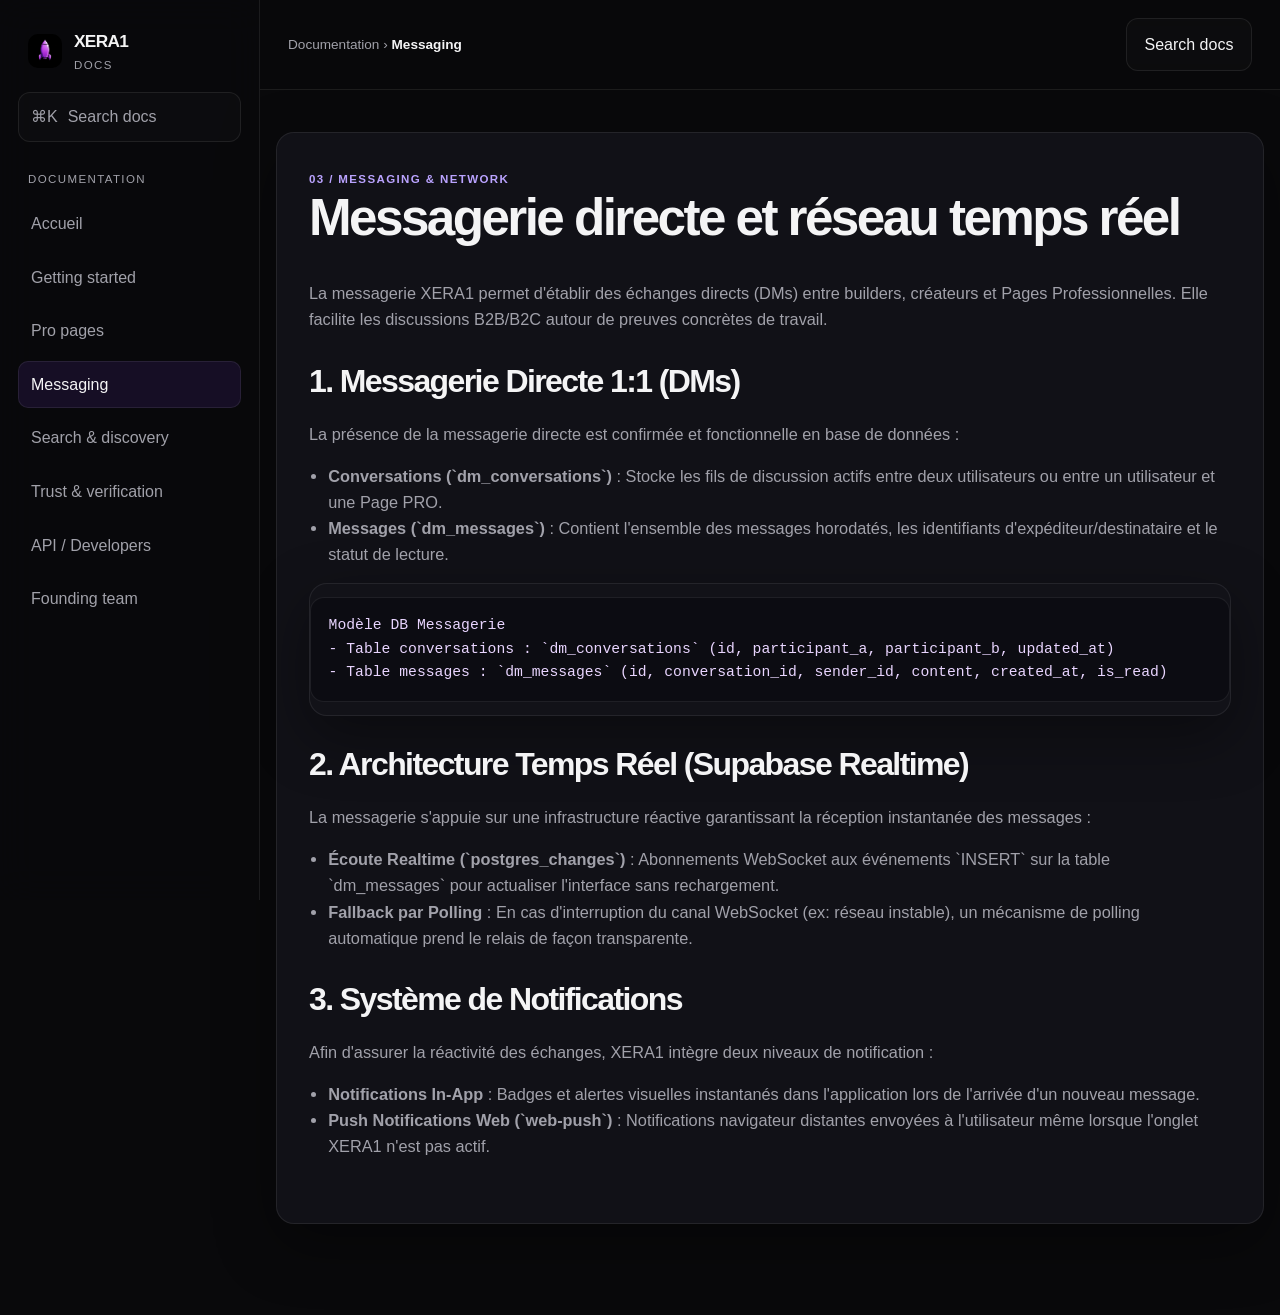
<file: messaging-and-network.html>
<!doctype html>
<html lang="fr">
    <head>
        <meta charset="utf-8" />
        <meta name="viewport" content="width=device-width, initial-scale=1" />
        <title>Messaging & network | XERA1 Docs</title>
        <meta
            name="description"
            content="Découvrez la messagerie directe (DMs), Supabase Realtime et les Push Notifications de XERA1 pour échanger entre builders et Pages Pro."
        />
        <link
            rel="canonical"
            href="https://docs.xera1.xyz/messaging-and-network.html"
        />
        <meta property="og:type" content="article" />
        <meta
            property="og:title"
            content="Messagerie XERA1 et réseau professionnel"
        />
        <meta
            property="og:description"
            content="Guide complet sur la messagerie 1:1 XERA1 (dm_conversations, dm_messages), la synchronisation Supabase Realtime et les notifications Push."
        />
        <meta
            property="og:url"
            content="https://docs.xera1.xyz/messaging-and-network.html"
        />
        <meta
            property="og:image"
            content="https://docs.xera1.xyz/xera1_docs.jpeg"
        />
        <meta
            property="og:image:alt"
            content="Documentation XERA1 - Proof of Building"
        />
        <meta name="twitter:card" content="summary_large_image" />
        <meta
            name="twitter:image"
            content="https://docs.xera1.xyz/xera1_docs.jpeg"
        />
        <link rel="alternate" type="text/markdown" href="XERA1_COMPLETE_REFERENCE.md" title="Documentation complète de XERA1 (Markdown)" />
        <script type="application/ld+json">
            {
                "@context": "https://schema.org",
                "@type": "TechArticle",
                "headline": "Messaging & network | XERA1 Docs",
                "description": "Utilisez la messagerie XERA1 pour échanger entre builders et entreprises en temps réel.",
                "inLanguage": "fr",
                "mainEntityOfPage": "https://docs.xera1.xyz/messaging-and-network.html",
                "isPartOf": {
                    "@type": "WebSite",
                    "name": "XERA1 Docs",
                    "url": "https://docs.xera1.xyz/"
                }
            }
        </script>
        <script type="application/ld+json">
            {
                "@context": "https://schema.org",
                "@type": "BreadcrumbList",
                "itemListElement": [
                    {
                        "@type": "ListItem",
                        "position": 1,
                        "name": "Documentation",
                        "item": "https://docs.xera1.xyz/docs.html"
                    },
                    {
                        "@type": "ListItem",
                        "position": 2,
                        "name": "Messaging & network",
                        "item": "https://docs.xera1.xyz/messaging-and-network.html"
                    }
                ]
            }
        </script>
        <link rel="stylesheet" href="styles.css" />
    </head>
    <body>
        <div class="app-shell">
            <aside class="sidebar">
                <div class="brand-wrap">
                    <img src="logo.png" alt="XERA1 logo" class="brand-logo" />
                    <div>
                        <div class="brand-name">XERA1</div>
                        <div class="brand-tag">Docs</div>
                    </div>
                </div>
                <div class="sidebar-search" id="sidebar-search">
                    <span>⌘K</span>
                    <input
                        type="search"
                        placeholder="Search docs"
                        aria-label="Rechercher"
                    />
                </div>
                <nav class="sidebar-nav">
                    <div class="nav-section-title">Documentation</div>
                    <a class="nav-item" href="docs.html">Accueil</a>
                    <a class="nav-item" href="getting-started.html"
                        >Getting started</a
                    >
                    <a class="nav-item" href="pro-pages.html">Pro pages</a>
                    <a class="nav-item active" href="messaging-and-network.html"
                        >Messaging</a
                    >
                    <a class="nav-item" href="search-and-discovery.html"
                        >Search & discovery</a
                    >
                    <a class="nav-item" href="trust-and-verification.html"
                        >Trust & verification</a
                    >
                    <a class="nav-item" href="api-developers.html"
                        >API / Developers</a
                    >
                    <a class="nav-item" href="founding-team.html"
                        >Founding team</a
                    >
                </nav>
            </aside>

            <main class="main-panel">
                <header class="topbar">
                    <div class="crumb">
                        Documentation <span>›</span> <strong>Messaging</strong>
                    </div>
                    <div class="topbar-actions">
                        <button class="ghost-button" id="command-k-trigger">
                            Search docs
                        </button>
                    </div>
                </header>

                <div class="content-wrap">
                    <article class="doc-article">
                        <div class="eyebrow">03 / Messaging & network</div>
                        <h1>Messagerie directe et réseau temps réel</h1>

                        <p>
                            La messagerie XERA1 permet d'établir des échanges directs (DMs) entre builders, créateurs et Pages Professionnelles. Elle facilite les discussions B2B/B2C autour de preuves concrètes de travail.
                        </p>

                        <h2>1. Messagerie Directe 1:1 (DMs)</h2>
                        <p>
                            La présence de la messagerie directe est confirmée et fonctionnelle en base de données :
                        </p>
                        <ul>
                            <li><strong>Conversations (`dm_conversations`)</strong> : Stocke les fils de discussion actifs entre deux utilisateurs ou entre un utilisateur et une Page PRO.</li>
                            <li><strong>Messages (`dm_messages`)</strong> : Contient l'ensemble des messages horodatés, les identifiants d'expéditeur/destinataire et le statut de lecture.</li>
                        </ul>

                        <div class="code-block">
                            <pre><code>Modèle DB Messagerie
- Table conversations : `dm_conversations` (id, participant_a, participant_b, updated_at)
- Table messages : `dm_messages` (id, conversation_id, sender_id, content, created_at, is_read)</code></pre>
                        </div>

                        <h2>2. Architecture Temps Réel (Supabase Realtime)</h2>
                        <p>
                            La messagerie s'appuie sur une infrastructure réactive garantissant la réception instantanée des messages :
                        </p>
                        <ul>
                            <li><strong>Écoute Realtime (`postgres_changes`)</strong> : Abonnements WebSocket aux événements `INSERT` sur la table `dm_messages` pour actualiser l'interface sans rechargement.</li>
                            <li><strong>Fallback par Polling</strong> : En cas d'interruption du canal WebSocket (ex: réseau instable), un mécanisme de polling automatique prend le relais de façon transparente.</li>
                        </ul>

                        <h2>3. Système de Notifications</h2>
                        <p>
                            Afin d'assurer la réactivité des échanges, XERA1 intègre deux niveaux de notification :
                        </p>
                        <ul>
                            <li><strong>Notifications In-App</strong> : Badges et alertes visuelles instantanés dans l'application lors de l'arrivée d'un nouveau message.</li>
                            <li><strong>Push Notifications Web (`web-push`)</strong> : Notifications navigateur distantes envoyées à l'utilisateur même lorsque l'onglet XERA1 n'est pas actif.</li>
                        </ul>
                    </article>
                </div>
            </main>
        </div>

        <div
            class="search-overlay hidden"
            id="search-overlay"
            aria-hidden="true"
        >
            <div class="search-panel">
                <div class="search-input-row">
                    <span class="search-icon">⌕</span>
                    <input
                        type="search"
                        id="global-search-input"
                        placeholder="Search the docs"
                        aria-label="Recherche rapide"
                    />
                    <button class="close-search" aria-label="Fermer">×</button>
                </div>
                <div class="search-results" id="search-results"></div>
            </div>
        </div>

        <script src="docs-app.js"></script>
    </body>
</html>
</file>
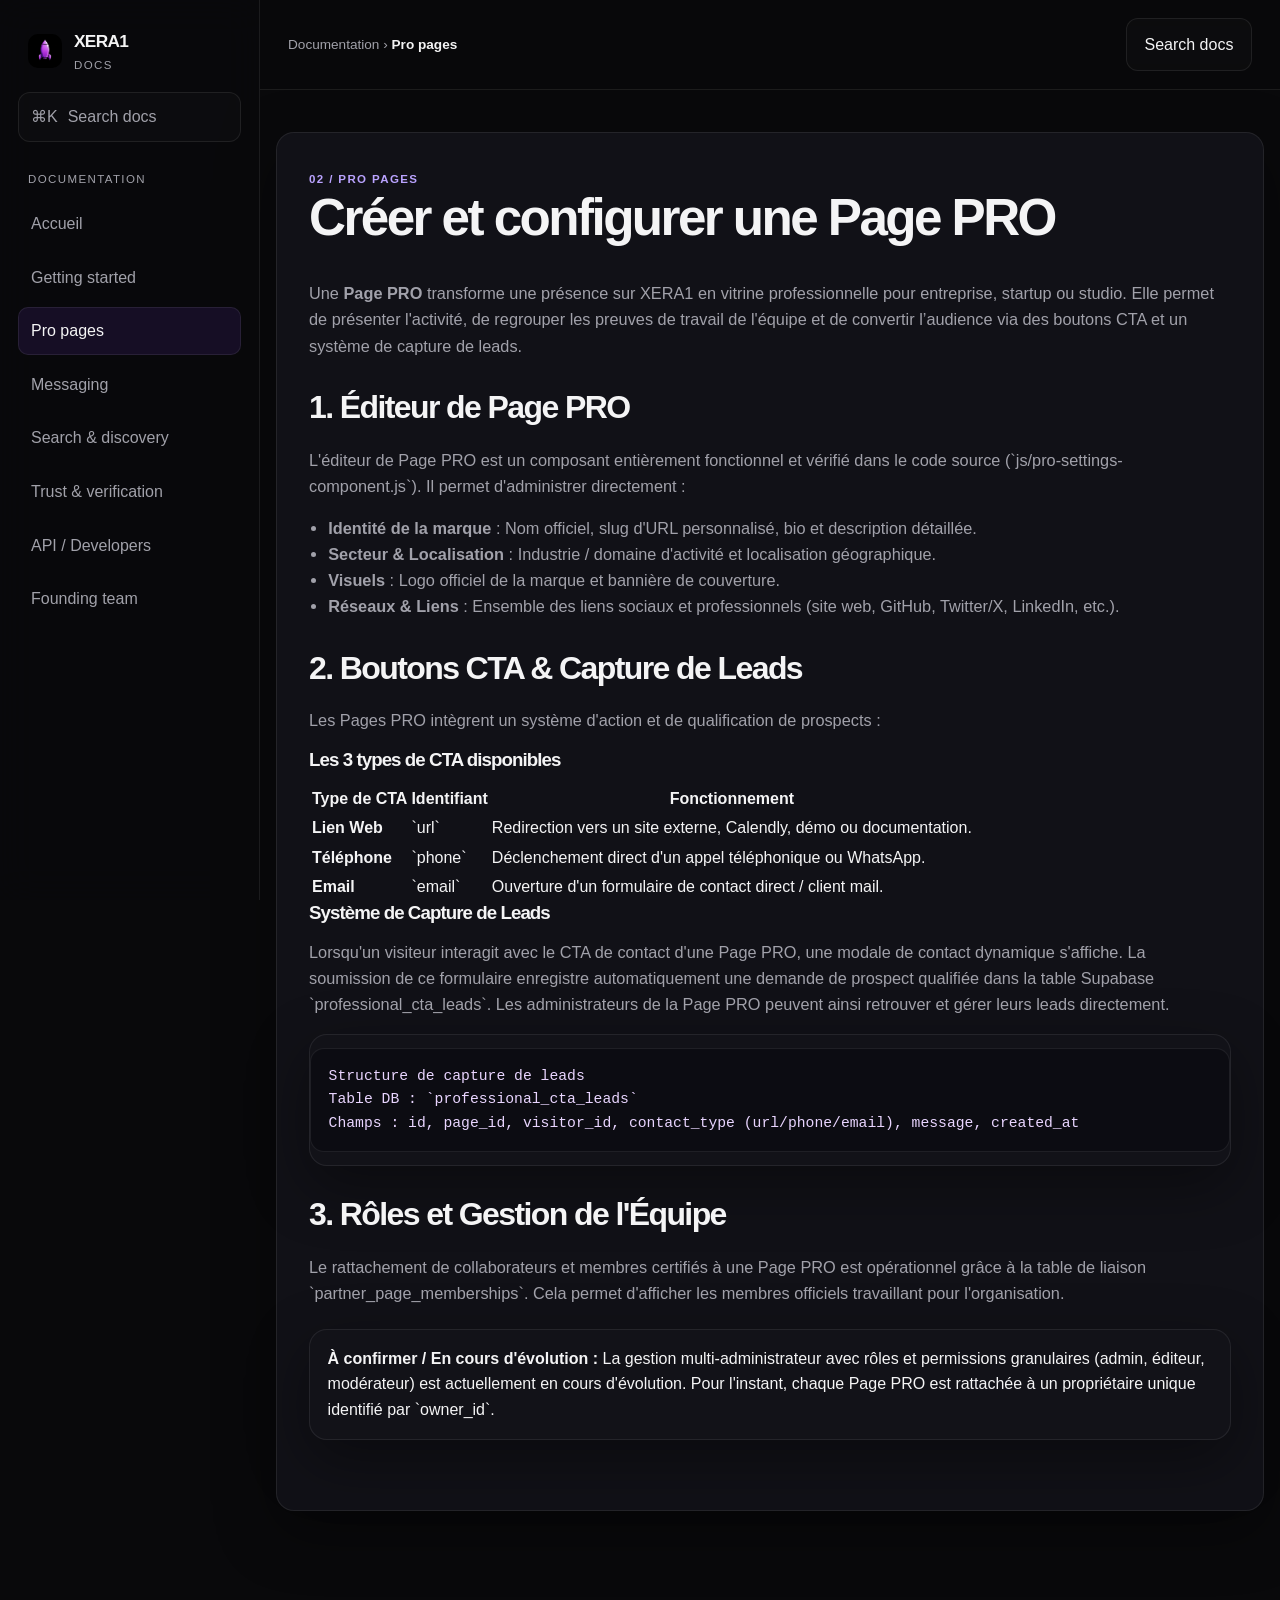
<file: pro-pages.html>
<!doctype html>
<html lang="fr">
    <head>
        <meta charset="utf-8" />
        <meta name="viewport" content="width=device-width, initial-scale=1" />
        <title>Pro pages | XERA1 Docs</title>
        <meta
            name="description"
            content="Découvrez comment créer une Page PRO XERA1 via l'éditeur dédié, configurer un CTA, capter des leads et gérer l'équipe."
        />
        <link rel="canonical" href="https://docs.xera1.xyz/pro-pages.html" />
        <meta property="og:type" content="article" />
        <meta
            property="og:title"
            content="Créer une page PRO XERA1 et capter des leads"
        />
        <meta
            property="og:description"
            content="Apprenez à configurer une page PRO XERA1 via js/pro-settings-component.js, utiliser les 3 types de CTA et convertir des demandes de prospects."
        />
        <meta
            property="og:url"
            content="https://docs.xera1.xyz/pro-pages.html"
        />
        <meta
            property="og:image"
            content="https://docs.xera1.xyz/xera1_docs.jpeg"
        />
        <meta
            property="og:image:alt"
            content="Documentation XERA1 - Proof of Building"
        />
        <meta name="twitter:card" content="summary_large_image" />
        <meta
            name="twitter:image"
            content="https://docs.xera1.xyz/xera1_docs.jpeg"
        />
        <link rel="alternate" type="text/markdown" href="XERA1_COMPLETE_REFERENCE.md" title="Documentation complète de XERA1 (Markdown)" />
        <script type="application/ld+json">
            {
                "@context": "https://schema.org",
                "@type": "TechArticle",
                "headline": "Pro pages | XERA1 Docs",
                "description": "Découvrez comment créer une Page PRO XERA1 via l'éditeur dédié, configurer un CTA et capter des leads qualifiés.",
                "inLanguage": "fr",
                "mainEntityOfPage": "https://docs.xera1.xyz/pro-pages.html",
                "isPartOf": {
                    "@type": "WebSite",
                    "name": "XERA1 Docs",
                    "url": "https://docs.xera1.xyz/"
                }
            }
        </script>
        <script type="application/ld+json">
            {
                "@context": "https://schema.org",
                "@type": "BreadcrumbList",
                "itemListElement": [
                    {
                        "@type": "ListItem",
                        "position": 1,
                        "name": "Documentation",
                        "item": "https://docs.xera1.xyz/docs.html"
                    },
                    {
                        "@type": "ListItem",
                        "position": 2,
                        "name": "Pro pages",
                        "item": "https://docs.xera1.xyz/pro-pages.html"
                    }
                ]
            }
        </script>
        <link rel="stylesheet" href="styles.css" />
    </head>
    <body>
        <div class="app-shell">
            <aside class="sidebar">
                <div class="brand-wrap">
                    <img src="logo.png" alt="XERA1 logo" class="brand-logo" />
                    <div>
                        <div class="brand-name">XERA1</div>
                        <div class="brand-tag">Docs</div>
                    </div>
                </div>
                <div class="sidebar-search" id="sidebar-search">
                    <span>⌘K</span>
                    <input
                        type="search"
                        placeholder="Search docs"
                        aria-label="Rechercher"
                    />
                </div>
                <nav class="sidebar-nav">
                    <div class="nav-section-title">Documentation</div>
                    <a class="nav-item" href="docs.html">Accueil</a>
                    <a class="nav-item" href="getting-started.html"
                        >Getting started</a
                    >
                    <a class="nav-item active" href="pro-pages.html"
                        >Pro pages</a
                    >
                    <a class="nav-item" href="messaging-and-network.html"
                        >Messaging</a
                    >
                    <a class="nav-item" href="search-and-discovery.html"
                        >Search & discovery</a
                    >
                    <a class="nav-item" href="trust-and-verification.html"
                        >Trust & verification</a
                    >
                    <a class="nav-item" href="api-developers.html"
                        >API / Developers</a
                    >
                    <a class="nav-item" href="founding-team.html"
                        >Founding team</a
                    >
                </nav>
            </aside>

            <main class="main-panel">
                <header class="topbar">
                    <div class="crumb">
                        Documentation <span>›</span> <strong>Pro pages</strong>
                    </div>
                    <div class="topbar-actions">
                        <button class="ghost-button" id="command-k-trigger">
                            Search docs
                        </button>
                    </div>
                </header>

                <div class="content-wrap">
                    <article class="doc-article">
                        <div class="eyebrow">02 / Pro pages</div>
                        <h1>Créer et configurer une Page PRO</h1>

                        <p>
                            Une <strong>Page PRO</strong> transforme une présence sur XERA1 en vitrine professionnelle pour entreprise, startup ou studio. Elle permet de présenter l'activité, de regrouper les preuves de travail de l'équipe et de convertir l’audience via des boutons CTA et un système de capture de leads.
                        </p>

                        <h2>1. Éditeur de Page PRO</h2>
                        <p>
                            L'éditeur de Page PRO est un composant entièrement fonctionnel et vérifié dans le code source (`js/pro-settings-component.js`). Il permet d'administrer directement :
                        </p>
                        <ul>
                            <li><strong>Identité de la marque</strong> : Nom officiel, slug d'URL personnalisé, bio et description détaillée.</li>
                            <li><strong>Secteur & Localisation</strong> : Industrie / domaine d'activité et localisation géographique.</li>
                            <li><strong>Visuels</strong> : Logo officiel de la marque et bannière de couverture.</li>
                            <li><strong>Réseaux & Liens</strong> : Ensemble des liens sociaux et professionnels (site web, GitHub, Twitter/X, LinkedIn, etc.).</li>
                        </ul>

                        <h2>2. Boutons CTA & Capture de Leads</h2>
                        <p>
                            Les Pages PRO intègrent un système d'action et de qualification de prospects :
                        </p>

                        <h3>Les 3 types de CTA disponibles</h3>
                        <table>
                            <thead>
                                <tr>
                                    <th>Type de CTA</th>
                                    <th>Identifiant</th>
                                    <th>Fonctionnement</th>
                                </tr>
                            </thead>
                            <tbody>
                                <tr>
                                    <td><strong>Lien Web</strong></td>
                                    <td>`url`</td>
                                    <td>Redirection vers un site externe, Calendly, démo ou documentation.</td>
                                </tr>
                                <tr>
                                    <td><strong>Téléphone</strong></td>
                                    <td>`phone`</td>
                                    <td>Déclenchement direct d'un appel téléphonique ou WhatsApp.</td>
                                </tr>
                                <tr>
                                    <td><strong>Email</strong></td>
                                    <td>`email`</td>
                                    <td>Ouverture d'un formulaire de contact direct / client mail.</td>
                                </tr>
                            </tbody>
                        </table>

                        <h3>Système de Capture de Leads</h3>
                        <p>
                            Lorsqu'un visiteur interagit avec le CTA de contact d'une Page PRO, une modale de contact dynamique s'affiche. La soumission de ce formulaire enregistre automatiquement une demande de prospect qualifiée dans la table Supabase `professional_cta_leads`. Les administrateurs de la Page PRO peuvent ainsi retrouver et gérer leurs leads directement.
                        </p>

                        <div class="code-block">
                            <pre><code>Structure de capture de leads
Table DB : `professional_cta_leads`
Champs : id, page_id, visitor_id, contact_type (url/phone/email), message, created_at</code></pre>
                        </div>

                        <h2>3. Rôles et Gestion de l'Équipe</h2>
                        <p>
                            Le rattachement de collaborateurs et membres certifiés à une Page PRO est opérationnel grâce à la table de liaison `partner_page_memberships`. Cela permet d'afficher les membres officiels travaillant pour l'organisation.
                        </p>

                        <div class="note-box">
                            <strong>À confirmer / En cours d'évolution :</strong> La gestion multi-administrateur avec rôles et permissions granulaires (admin, éditeur, modérateur) est actuellement en cours d'évolution. Pour l'instant, chaque Page PRO est rattachée à un propriétaire unique identifié par `owner_id`.
                        </div>
                    </article>
                </div>
            </main>
        </div>

        <div
            class="search-overlay hidden"
            id="search-overlay"
            aria-hidden="true"
        >
            <div class="search-panel">
                <div class="search-input-row">
                    <span class="search-icon">⌕</span>
                    <input
                        type="search"
                        id="global-search-input"
                        placeholder="Search the docs"
                        aria-label="Recherche rapide"
                    />
                    <button class="close-search" aria-label="Fermer">×</button>
                </div>
                <div class="search-results" id="search-results"></div>
            </div>
        </div>

        <script src="docs-app.js"></script>
    </body>
</html>
</file>
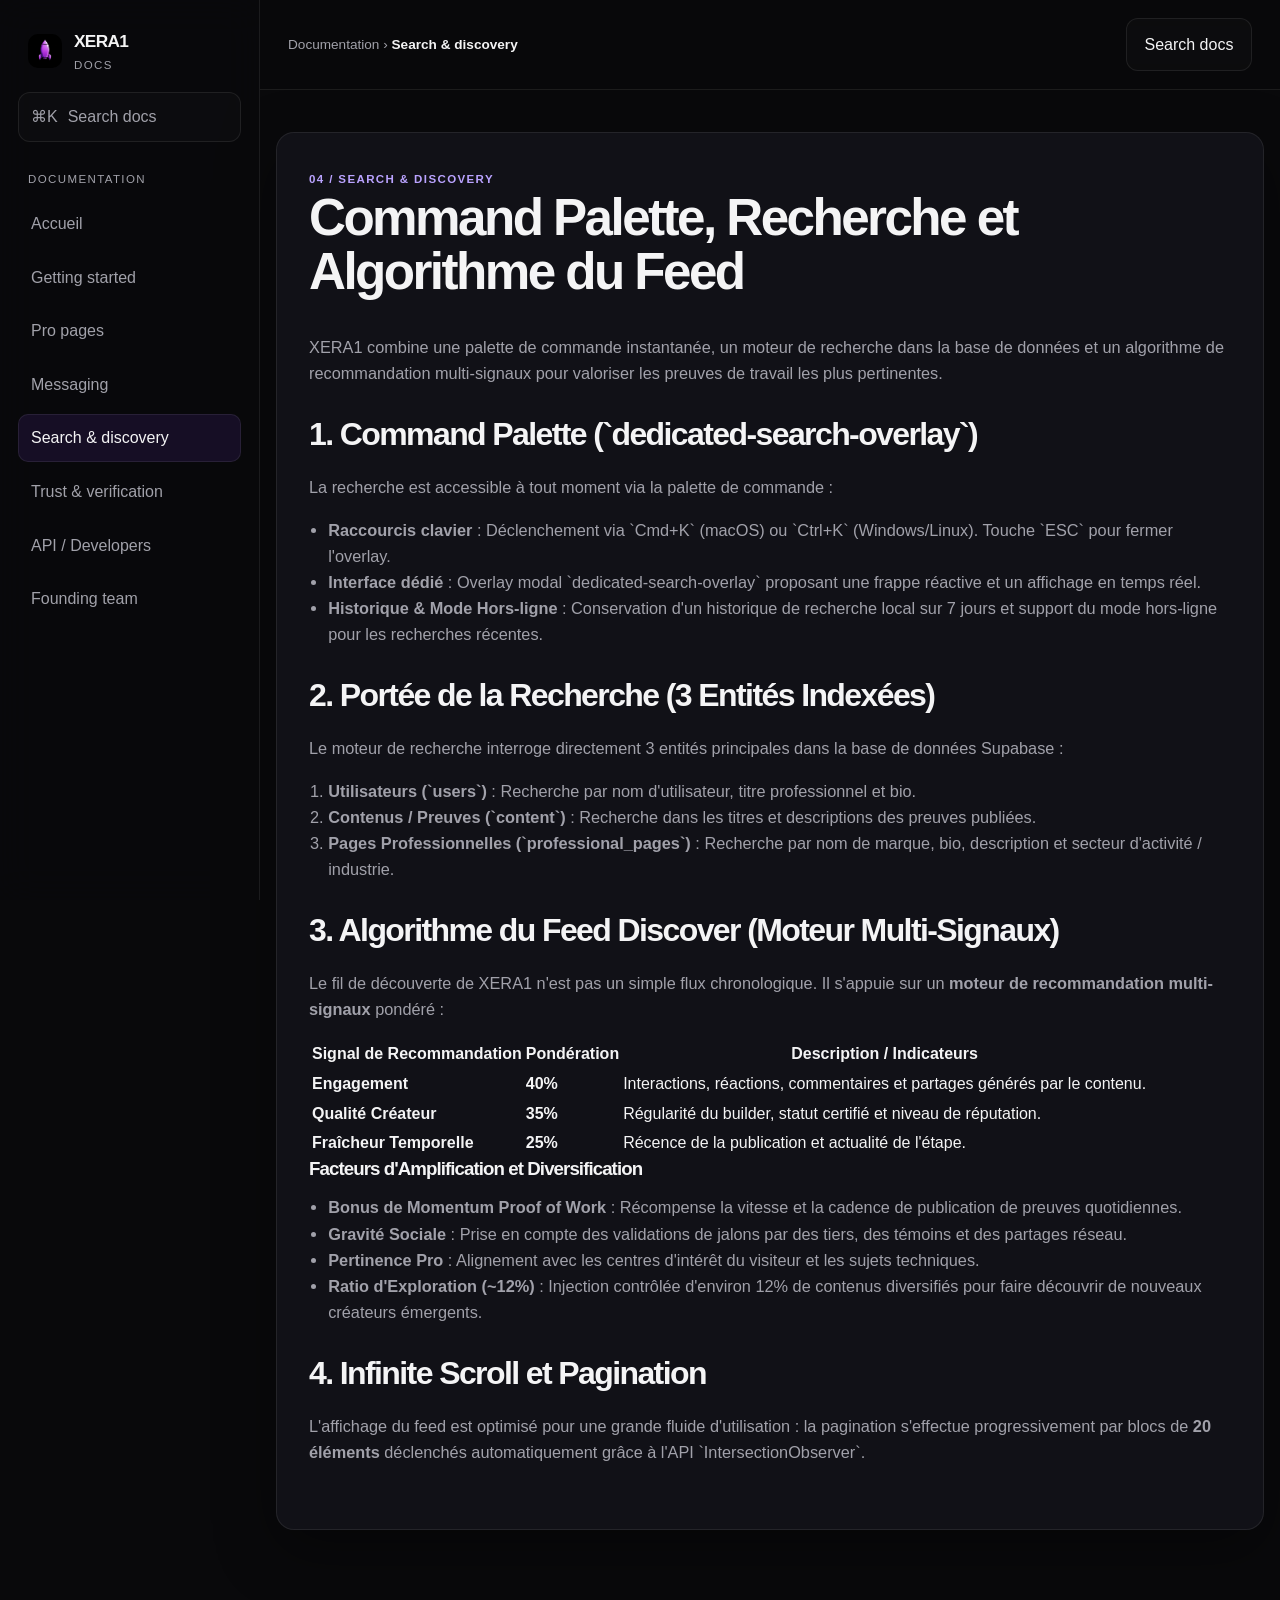
<file: search-and-discovery.html>
<!doctype html>
<html lang="fr">
    <head>
        <meta charset="utf-8" />
        <meta name="viewport" content="width=device-width, initial-scale=1" />
        <title>Search & discovery | XERA1 Docs</title>
        <meta
            name="description"
            content="Découvrez la Command Palette Cmd+K, la recherche dans les 3 entités DB et l'algorithme de recommandation multi-signaux du Feed Discover de XERA1."
        />
        <link
            rel="canonical"
            href="https://docs.xera1.xyz/search-and-discovery.html"
        />
        <meta property="og:type" content="article" />
        <meta property="og:title" content="Feed immersif et recherche XERA1" />
        <meta
            property="og:description"
            content="Guide complet sur la recherche XERA1 (Command Palette, 3 entités indexées, mode hors-ligne) et le moteur de recommandation multi-signaux du feed."
        />
        <meta
            property="og:url"
            content="https://docs.xera1.xyz/search-and-discovery.html"
        />
        <meta
            property="og:image"
            content="https://docs.xera1.xyz/xera1_docs.jpeg"
        />
        <meta
            property="og:image:alt"
            content="Documentation XERA1 - Proof of Building"
        />
        <meta name="twitter:card" content="summary_large_image" />
        <meta
            name="twitter:image"
            content="https://docs.xera1.xyz/xera1_docs.jpeg"
        />
        <link rel="alternate" type="text/markdown" href="XERA1_COMPLETE_REFERENCE.md" title="Documentation complète de XERA1 (Markdown)" />
        <script type="application/ld+json">
            {
                "@context": "https://schema.org",
                "@type": "TechArticle",
                "headline": "Search & discovery | XERA1 Docs",
                "description": "Explorez le feed XERA1, la command palette et l'algorithme du feed de découverte.",
                "inLanguage": "fr",
                "mainEntityOfPage": "https://docs.xera1.xyz/search-and-discovery.html",
                "isPartOf": {
                    "@type": "WebSite",
                    "name": "XERA1 Docs",
                    "url": "https://docs.xera1.xyz/"
                }
            }
        </script>
        <script type="application/ld+json">
            {
                "@context": "https://schema.org",
                "@type": "BreadcrumbList",
                "itemListElement": [
                    {
                        "@type": "ListItem",
                        "position": 1,
                        "name": "Documentation",
                        "item": "https://docs.xera1.xyz/docs.html"
                    },
                    {
                        "@type": "ListItem",
                        "position": 2,
                        "name": "Search & discovery",
                        "item": "https://docs.xera1.xyz/search-and-discovery.html"
                    }
                ]
            }
        </script>
        <link rel="stylesheet" href="styles.css" />
    </head>
    <body>
        <div class="app-shell">
            <aside class="sidebar">
                <div class="brand-wrap">
                    <img src="logo.png" alt="XERA1 logo" class="brand-logo" />
                    <div>
                        <div class="brand-name">XERA1</div>
                        <div class="brand-tag">Docs</div>
                    </div>
                </div>
                <div class="sidebar-search" id="sidebar-search">
                    <span>⌘K</span>
                    <input
                        type="search"
                        placeholder="Search docs"
                        aria-label="Rechercher"
                    />
                </div>
                <nav class="sidebar-nav">
                    <div class="nav-section-title">Documentation</div>
                    <a class="nav-item" href="docs.html">Accueil</a>
                    <a class="nav-item" href="getting-started.html"
                        >Getting started</a
                    >
                    <a class="nav-item" href="pro-pages.html">Pro pages</a>
                    <a class="nav-item" href="messaging-and-network.html"
                        >Messaging</a
                    >
                    <a class="nav-item active" href="search-and-discovery.html"
                        >Search & discovery</a
                    >
                    <a class="nav-item" href="trust-and-verification.html"
                        >Trust & verification</a
                    >
                    <a class="nav-item" href="api-developers.html"
                        >API / Developers</a
                    >
                    <a class="nav-item" href="founding-team.html"
                        >Founding team</a
                    >
                </nav>
            </aside>

            <main class="main-panel">
                <header class="topbar">
                    <div class="crumb">
                        Documentation <span>›</span>
                        <strong>Search & discovery</strong>
                    </div>
                    <div class="topbar-actions">
                        <button class="ghost-button" id="command-k-trigger">
                            Search docs
                        </button>
                    </div>
                </header>

                <div class="content-wrap">
                    <article class="doc-article">
                        <div class="eyebrow">04 / Search & discovery</div>
                        <h1>Command Palette, Recherche et Algorithme du Feed</h1>

                        <p>
                            XERA1 combine une palette de commande instantanée, un moteur de recherche dans la base de données et un algorithme de recommandation multi-signaux pour valoriser les preuves de travail les plus pertinentes.
                        </p>

                        <h2>1. Command Palette (`dedicated-search-overlay`)</h2>
                        <p>
                            La recherche est accessible à tout moment via la palette de commande :
                        </p>
                        <ul>
                            <li><strong>Raccourcis clavier</strong> : Déclenchement via `Cmd+K` (macOS) ou `Ctrl+K` (Windows/Linux). Touche `ESC` pour fermer l'overlay.</li>
                            <li><strong>Interface dédié</strong> : Overlay modal `dedicated-search-overlay` proposant une frappe réactive et un affichage en temps réel.</li>
                            <li><strong>Historique & Mode Hors-ligne</strong> : Conservation d'un historique de recherche local sur 7 jours et support du mode hors-ligne pour les recherches récentes.</li>
                        </ul>

                        <h2>2. Portée de la Recherche (3 Entités Indexées)</h2>
                        <p>
                            Le moteur de recherche interroge directement 3 entités principales dans la base de données Supabase :
                        </p>
                        <ol>
                            <li><strong>Utilisateurs (`users`)</strong> : Recherche par nom d'utilisateur, titre professionnel et bio.</li>
                            <li><strong>Contenus / Preuves (`content`)</strong> : Recherche dans les titres et descriptions des preuves publiées.</li>
                            <li><strong>Pages Professionnelles (`professional_pages`)</strong> : Recherche par nom de marque, bio, description et secteur d'activité / industrie.</li>
                        </ol>

                        <h2>3. Algorithme du Feed Discover (Moteur Multi-Signaux)</h2>
                        <p>
                            Le fil de découverte de XERA1 n'est pas un simple flux chronologique. Il s'appuie sur un <strong>moteur de recommandation multi-signaux</strong> pondéré :
                        </p>

                        <table>
                            <thead>
                                <tr>
                                    <th>Signal de Recommandation</th>
                                    <th>Pondération</th>
                                    <th>Description / Indicateurs</th>
                                </tr>
                            </thead>
                            <tbody>
                                <tr>
                                    <td><strong>Engagement</strong></td>
                                    <td><strong>40%</strong></td>
                                    <td>Interactions, réactions, commentaires et partages générés par le contenu.</td>
                                </tr>
                                <tr>
                                    <td><strong>Qualité Créateur</strong></td>
                                    <td><strong>35%</strong></td>
                                    <td>Régularité du builder, statut certifié et niveau de réputation.</td>
                                </tr>
                                <tr>
                                    <td><strong>Fraîcheur Temporelle</strong></td>
                                    <td><strong>25%</strong></td>
                                    <td>Récence de la publication et actualité de l'étape.</td>
                                </tr>
                            </tbody>
                        </table>

                        <h3>Facteurs d'Amplification et Diversification</h3>
                        <ul>
                            <li><strong>Bonus de Momentum Proof of Work</strong> : Récompense la vitesse et la cadence de publication de preuves quotidiennes.</li>
                            <li><strong>Gravité Sociale</strong> : Prise en compte des validations de jalons par des tiers, des témoins et des partages réseau.</li>
                            <li><strong>Pertinence Pro</strong> : Alignement avec les centres d'intérêt du visiteur et les sujets techniques.</li>
                            <li><strong>Ratio d'Exploration (~12%)</strong> : Injection contrôlée d'environ 12% de contenus diversifiés pour faire découvrir de nouveaux créateurs émergents.</li>
                        </ul>

                        <h2>4. Infinite Scroll et Pagination</h2>
                        <p>
                            L'affichage du feed est optimisé pour une grande fluide d'utilisation : la pagination s'effectue progressivement par blocs de <strong>20 éléments</strong> déclenchés automatiquement grâce à l'API `IntersectionObserver`.
                        </p>
                    </article>
                </div>
            </main>
        </div>

        <div
            class="search-overlay hidden"
            id="search-overlay"
            aria-hidden="true"
        >
            <div class="search-panel">
                <div class="search-input-row">
                    <span class="search-icon">⌕</span>
                    <input
                        type="search"
                        id="global-search-input"
                        placeholder="Search the docs"
                        aria-label="Recherche rapide"
                    />
                    <button class="close-search" aria-label="Fermer">×</button>
                </div>
                <div class="search-results" id="search-results"></div>
            </div>
        </div>

        <script src="docs-app.js"></script>
    </body>
</html>
</file>
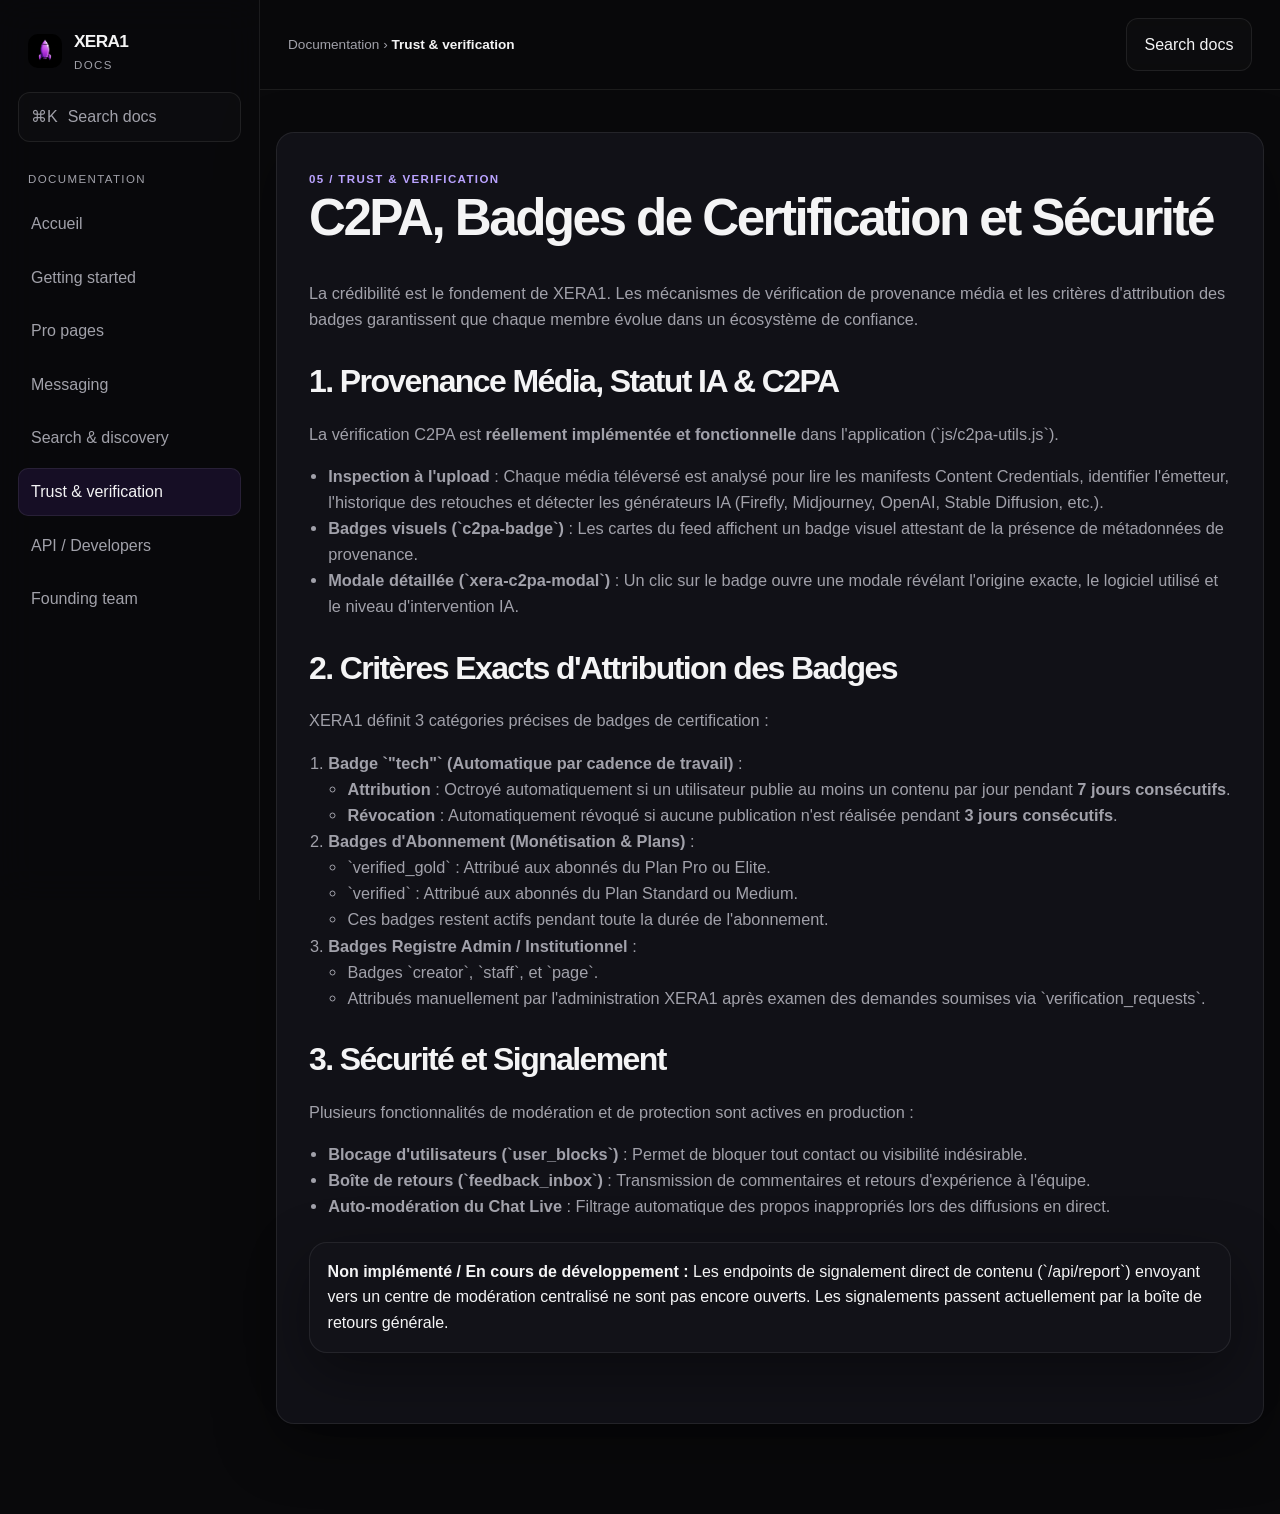
<file: trust-and-verification.html>
<!doctype html>
<html lang="fr">
    <head>
        <meta charset="utf-8" />
        <meta name="viewport" content="width=device-width, initial-scale=1" />
        <title>Trust & verification | XERA1 Docs</title>
        <meta
            name="description"
            content="Documentation de la vérification C2PA, des badges de certification (tech, abonnements, admin) et de la sécurité sur XERA1."
        />
        <link
            rel="canonical"
            href="https://docs.xera1.xyz/trust-and-verification.html"
        />
        <meta property="og:type" content="article" />
        <meta
            property="og:title"
            content="Vérification XERA1 et authenticité des preuves"
        />
        <meta
            property="og:description"
            content="Guide sur la vérification C2PA des médias (js/c2pa-utils.js), les règles d'obtention des badges de certification et la sécurité XERA1."
        />
        <meta
            property="og:url"
            content="https://docs.xera1.xyz/trust-and-verification.html"
        />
        <meta
            property="og:image"
            content="https://docs.xera1.xyz/xera1_docs.jpeg"
        />
        <meta
            property="og:image:alt"
            content="Documentation XERA1 - Proof of Building"
        />
        <meta name="twitter:card" content="summary_large_image" />
        <meta
            name="twitter:image"
            content="https://docs.xera1.xyz/xera1_docs.jpeg"
        />
        <link rel="alternate" type="text/markdown" href="XERA1_COMPLETE_REFERENCE.md" title="Documentation complète de XERA1 (Markdown)" />
        <script type="application/ld+json">
            {
                "@context": "https://schema.org",
                "@type": "TechArticle",
                "headline": "Trust & verification | XERA1 Docs",
                "description": "Comprenez la vérification C2PA, les règles d'attribution des badges et la sécurité sur XERA1.",
                "inLanguage": "fr",
                "mainEntityOfPage": "https://docs.xera1.xyz/trust-and-verification.html",
                "isPartOf": {
                    "@type": "WebSite",
                    "name": "XERA1 Docs",
                    "url": "https://docs.xera1.xyz/"
                }
            }
        </script>
        <script type="application/ld+json">
            {
                "@context": "https://schema.org",
                "@type": "BreadcrumbList",
                "itemListElement": [
                    {
                        "@type": "ListItem",
                        "position": 1,
                        "name": "Documentation",
                        "item": "https://docs.xera1.xyz/docs.html"
                    },
                    {
                        "@type": "ListItem",
                        "position": 2,
                        "name": "Trust & verification",
                        "item": "https://docs.xera1.xyz/trust-and-verification.html"
                    }
                ]
            }
        </script>
        <link rel="stylesheet" href="styles.css" />
    </head>
    <body>
        <div class="app-shell">
            <aside class="sidebar">
                <div class="brand-wrap">
                    <img src="logo.png" alt="XERA1 logo" class="brand-logo" />
                    <div>
                        <div class="brand-name">XERA1</div>
                        <div class="brand-tag">Docs</div>
                    </div>
                </div>
                <div class="sidebar-search" id="sidebar-search">
                    <span>⌘K</span>
                    <input
                        type="search"
                        placeholder="Search docs"
                        aria-label="Rechercher"
                    />
                </div>
                <nav class="sidebar-nav">
                    <div class="nav-section-title">Documentation</div>
                    <a class="nav-item" href="docs.html">Accueil</a>
                    <a class="nav-item" href="getting-started.html"
                        >Getting started</a
                    >
                    <a class="nav-item" href="pro-pages.html">Pro pages</a>
                    <a class="nav-item" href="messaging-and-network.html"
                        >Messaging</a
                    >
                    <a class="nav-item" href="search-and-discovery.html"
                        >Search & discovery</a
                    >
                    <a
                        class="nav-item active"
                        href="trust-and-verification.html"
                        >Trust & verification</a
                    >
                    <a class="nav-item" href="api-developers.html"
                        >API / Developers</a
                    >
                    <a class="nav-item" href="founding-team.html"
                        >Founding team</a
                    >
                </nav>
            </aside>

            <main class="main-panel">
                <header class="topbar">
                    <div class="crumb">
                        Documentation <span>›</span>
                        <strong>Trust & verification</strong>
                    </div>
                    <div class="topbar-actions">
                        <button class="ghost-button" id="command-k-trigger">
                            Search docs
                        </button>
                    </div>
                </header>

                <div class="content-wrap">
                    <article class="doc-article">
                        <div class="eyebrow">05 / Trust & verification</div>
                        <h1>C2PA, Badges de Certification et Sécurité</h1>

                        <p>
                            La crédibilité est le fondement de XERA1. Les mécanismes de vérification de provenance média et les critères d'attribution des badges garantissent que chaque membre évolue dans un écosystème de confiance.
                        </p>

                        <h2>1. Provenance Média, Statut IA & C2PA</h2>
                        <p>
                            La vérification C2PA est <strong>réellement implémentée et fonctionnelle</strong> dans l'application (`js/c2pa-utils.js`).
                        </p>
                        <ul>
                            <li><strong>Inspection à l'upload</strong> : Chaque média téléversé est analysé pour lire les manifests Content Credentials, identifier l'émetteur, l'historique des retouches et détecter les générateurs IA (Firefly, Midjourney, OpenAI, Stable Diffusion, etc.).</li>
                            <li><strong>Badges visuels (`c2pa-badge`)</strong> : Les cartes du feed affichent un badge visuel attestant de la présence de métadonnées de provenance.</li>
                            <li><strong>Modale détaillée (`xera-c2pa-modal`)</strong> : Un clic sur le badge ouvre une modale révélant l'origine exacte, le logiciel utilisé et le niveau d'intervention IA.</li>
                        </ul>

                        <h2>2. Critères Exacts d'Attribution des Badges</h2>
                        <p>
                            XERA1 définit 3 catégories précises de badges de certification :
                        </p>

                        <ol>
                            <li>
                                <strong>Badge `"tech"` (Automatique par cadence de travail)</strong> :
                                <ul>
                                    <li><strong>Attribution</strong> : Octroyé automatiquement si un utilisateur publie au moins un contenu par jour pendant <strong>7 jours consécutifs</strong>.</li>
                                    <li><strong>Révocation</strong> : Automatiquement révoqué si aucune publication n'est réalisée pendant <strong>3 jours consécutifs</strong>.</li>
                                </ul>
                            </li>
                            <li>
                                <strong>Badges d'Abonnement (Monétisation & Plans)</strong> :
                                <ul>
                                    <li>`verified_gold` : Attribué aux abonnés du Plan Pro ou Elite.</li>
                                    <li>`verified` : Attribué aux abonnés du Plan Standard ou Medium.</li>
                                    <li>Ces badges restent actifs pendant toute la durée de l'abonnement.</li>
                                </ul>
                            </li>
                            <li>
                                <strong>Badges Registre Admin / Institutionnel</strong> :
                                <ul>
                                    <li>Badges `creator`, `staff`, et `page`.</li>
                                    <li>Attribués manuellement par l'administration XERA1 après examen des demandes soumises via `verification_requests`.</li>
                                </ul>
                            </li>
                        </ol>

                        <h2>3. Sécurité et Signalement</h2>
                        <p>
                            Plusieurs fonctionnalités de modération et de protection sont actives en production :
                        </p>
                        <ul>
                            <li><strong>Blocage d'utilisateurs (`user_blocks`)</strong> : Permet de bloquer tout contact ou visibilité indésirable.</li>
                            <li><strong>Boîte de retours (`feedback_inbox`)</strong> : Transmission de commentaires et retours d'expérience à l'équipe.</li>
                            <li><strong>Auto-modération du Chat Live</strong> : Filtrage automatique des propos inappropriés lors des diffusions en direct.</li>
                        </ul>

                        <div class="note-box">
                            <strong>Non implémenté / En cours de développement :</strong> Les endpoints de signalement direct de contenu (`/api/report`) envoyant vers un centre de modération centralisé ne sont pas encore ouverts. Les signalements passent actuellement par la boîte de retours générale.
                        </div>
                    </article>
                </div>
            </main>
        </div>

        <div
            class="search-overlay hidden"
            id="search-overlay"
            aria-hidden="true"
        >
            <div class="search-panel">
                <div class="search-input-row">
                    <span class="search-icon">⌕</span>
                    <input
                        type="search"
                        id="global-search-input"
                        placeholder="Search the docs"
                        aria-label="Recherche rapide"
                    />
                    <button class="close-search" aria-label="Fermer">×</button>
                </div>
                <div class="search-results" id="search-results"></div>
            </div>
        </div>

        <script src="docs-app.js"></script>
    </body>
</html>
</file>
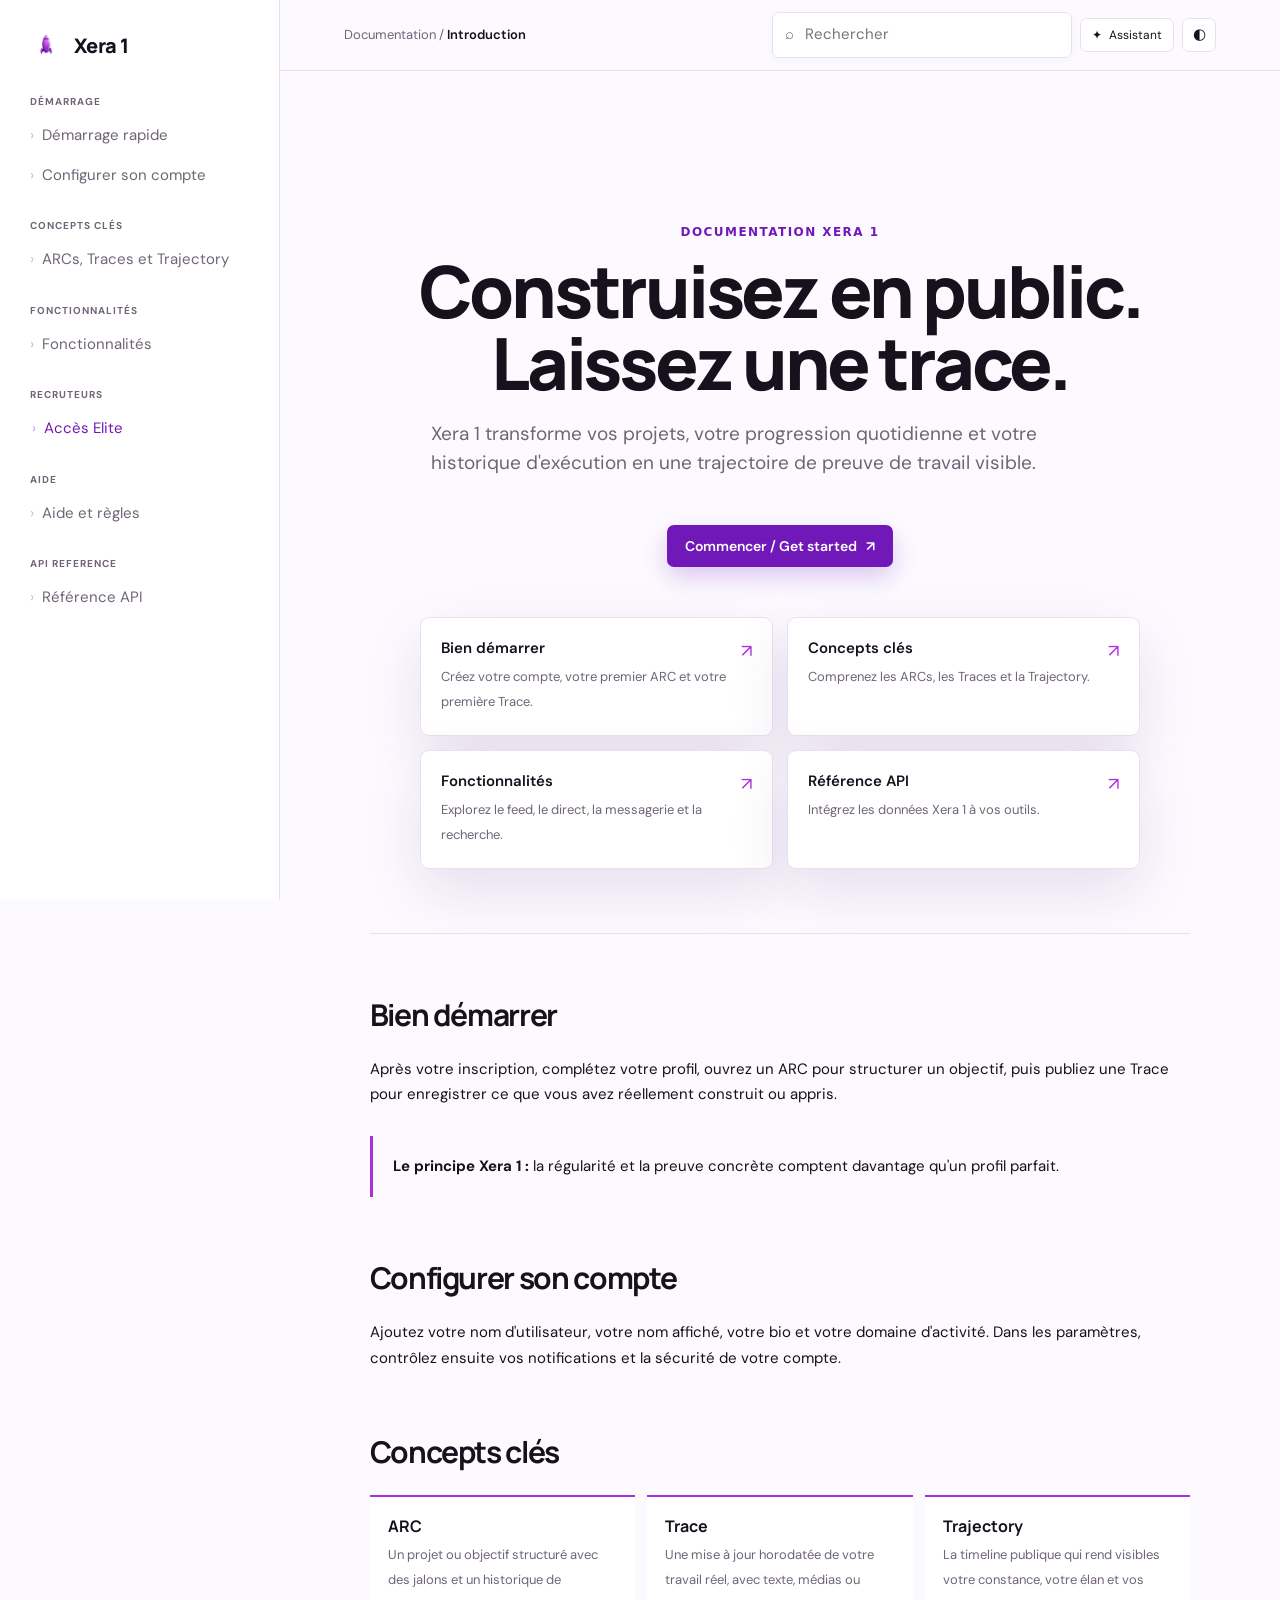
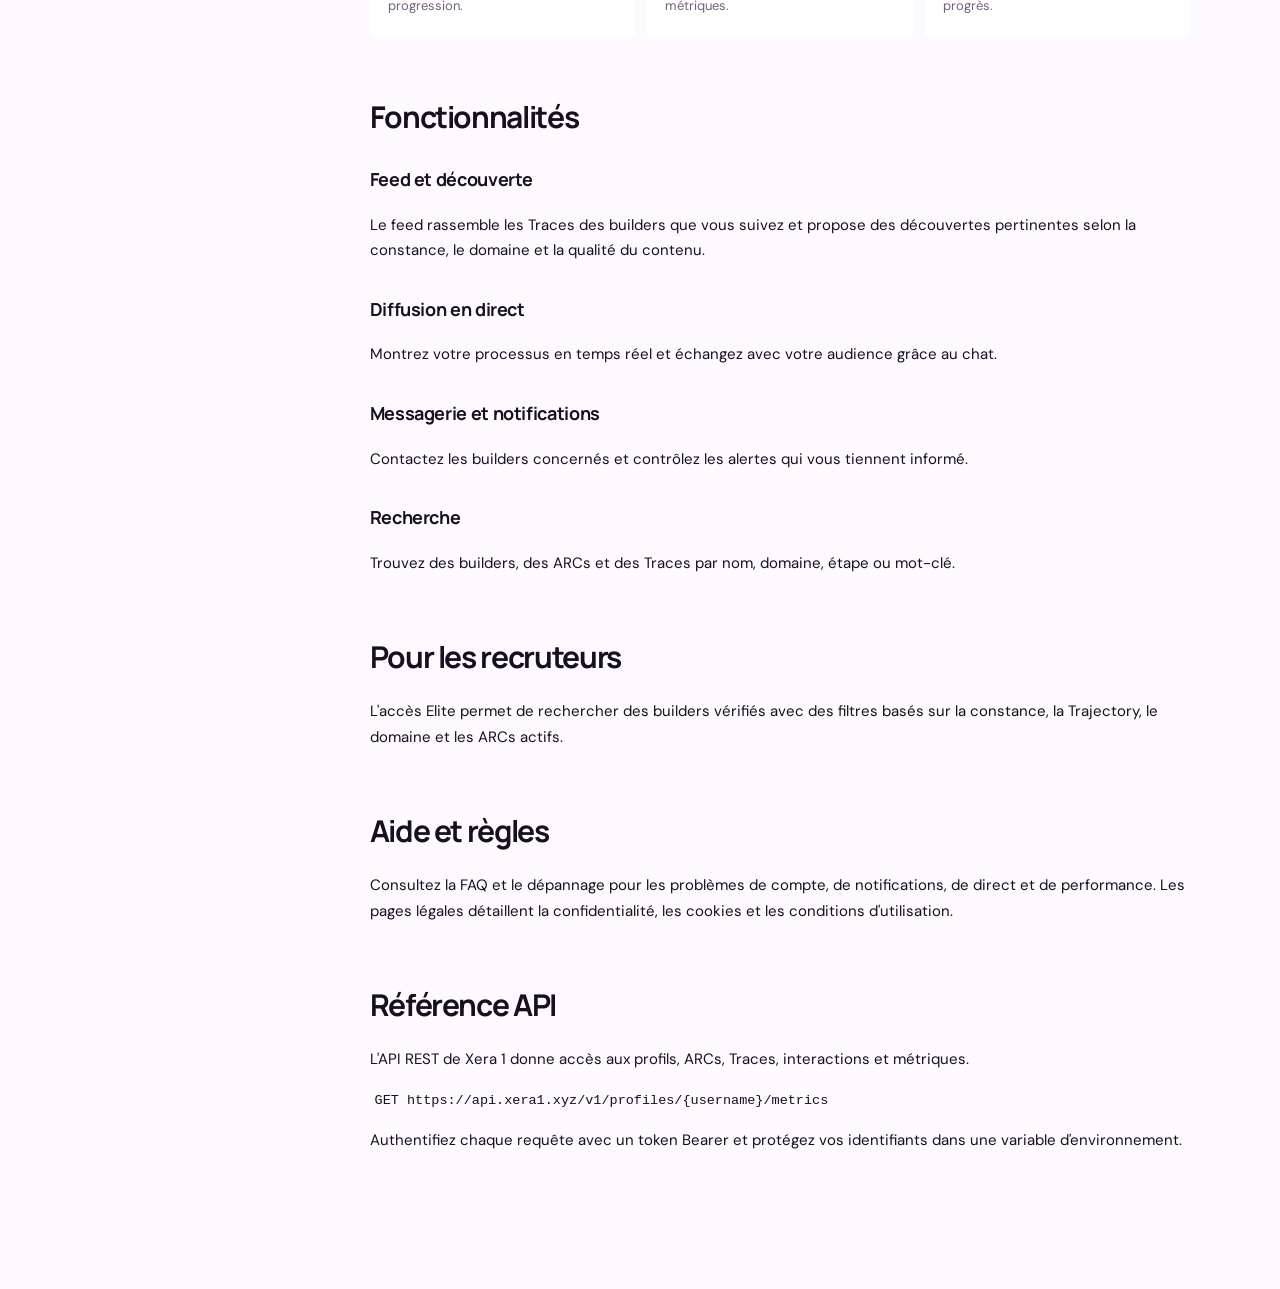
<file: Documentation_Xera1/docs.html>
<!doctype html>
<html lang="fr">
<head>
  <meta charset="utf-8">
  <meta name="viewport" content="width=device-width, initial-scale=1">
  <meta name="description" content="Documentation Xera 1, la trajectoire publique des builders.">
  <link rel="icon" href="favicon.svg" type="image/svg+xml">
  <title>Xera 1 | Documentation</title>
  <style>
    @import url('https://fonts.googleapis.com/css2?family=DM+Sans:wght@400;500;600;700&family=Manrope:wght@500;600;700;800&display=swap');
    :root { --ink:#17101d; --muted:#716477; --paper:#fcfaff; --panel:#fff; --line:#eadff0; --accent:#a92fdf; --accent-strong:#7119b8; --soft:#f5e5fc; --header:rgba(252,250,255,.86); --shadow:0 22px 60px rgba(84,22,112,.12); }
    [data-theme="dark"] { --ink:#f8effd; --muted:#b9a8c1; --paper:#160e1b; --panel:#21152a; --line:#3a2944; --accent:#d176f5; --accent-strong:#e4a1ff; --soft:#382044; --header:rgba(22,14,27,.88); --shadow:0 22px 60px rgba(0,0,0,.36); }
    * { box-sizing:border-box; }
    html { scroll-behavior:smooth; }
    @import url('https://fonts.googleapis.com/css2?family=DM+Sans:wght@400;500;600;700&family=Manrope:wght@500;600;700;800&display=swap');
    body { margin:0; overflow-x:hidden; color:var(--ink); background:var(--paper); font:15px/1.7 'DM Sans', 'Segoe UI', sans-serif; }
    button, input, textarea { font:inherit; }
    .app { min-height:100vh; display:grid; grid-template-columns:280px minmax(0,1fr); }
    aside { position:sticky; top:0; height:100vh; padding:28px 20px; border-right:1px solid var(--line); background:var(--panel); overflow:auto; }
    .brand { display:flex; align-items:center; gap:10px; margin:0 10px 34px; font:800 20px Manrope, sans-serif; letter-spacing:-.03em; }
    .mark { width:34px; height:34px; display:block; object-fit:contain; }
    nav h2 { margin:25px 10px 8px; color:var(--muted); font:700 10px/1.2 'DM Sans',sans-serif; letter-spacing:.1em; text-transform:uppercase; }
    nav a { display:flex; align-items:center; gap:8px; padding:7px 10px; color:var(--muted); border-radius:6px; text-decoration:none; transition:background .2s,color .2s,transform .2s; }
    nav a::before { content:'›'; opacity:.4; }
    nav a:hover, nav a.active { color:var(--accent-strong); background:var(--accent-soft); transform:translateX(2px); }
    main { min-width:0; }
    header { position:sticky; top:0; z-index:5; display:flex; align-items:center; gap:12px; min-height:66px; padding:12px clamp(20px,5vw,72px); border-bottom:1px solid var(--line); background:color-mix(in srgb, var(--paper) 88%, transparent); backdrop-filter:blur(16px); }
    .crumb { color:var(--muted); font-size:13px; white-space:nowrap; }
    .crumb b { color:var(--ink); font-weight:600; }
    .top-actions { display:flex; align-items:center; gap:8px; margin-left:auto; }
    .search { width:min(300px,35vw); display:flex; align-items:center; gap:9px; padding:8px 12px; border:1px solid var(--line); border-radius:7px; background:var(--panel); color:var(--muted); box-shadow:0 2px 8px #193c2b08; }
    .search input { width:100%; border:0; outline:0; color:var(--ink); background:transparent; }
    .key-button, .icon-btn { display:inline-flex; align-items:center; justify-content:center; gap:7px; height:34px; cursor:pointer; border:1px solid var(--line); border-radius:7px; color:var(--ink); background:var(--panel); transition:transform .2s,border-color .2s; }
    .key-button { padding:0 11px; font-size:12px; }
    .icon-btn { width:34px; }
    .key-button:hover, .icon-btn:hover { border-color:var(--accent); transform:translateY(-1px); }
    .content { width:min(1050px,100%); margin:auto; padding:84px clamp(22px,7vw,100px) 120px; }
    .hero { position:relative; overflow:hidden; padding:70px 24px 64px; text-align:center; border-bottom:1px solid var(--line); }
    .hero::before { content:''; position:absolute; inset:0 8%; z-index:-1; opacity:.58; background:radial-gradient(ellipse at 50% 12%, var(--accent-soft), transparent 64%); }
    .eyebrow { color:var(--accent-strong); font:700 12px ui-sans-serif,system-ui,sans-serif; letter-spacing:.12em; text-transform:uppercase; }
    h1, h2, h3 { font-family:Manrope,'DM Sans',sans-serif; letter-spacing:-.045em; }
    h1 { max-width:760px; margin:16px auto 18px; font-size:clamp(42px,6vw,72px); line-height:1.01; font-weight:800; }
    h2 { margin-top:64px; font-size:30px; line-height:1.14; font-weight:700; }
    h3 { margin-top:30px; font-size:18px; letter-spacing:-.02em; }
    .lead { max-width:680px; color:var(--muted); font-size:19px; line-height:1.55; }
    .hero-links { display:grid; grid-template-columns:repeat(2,minmax(0,1fr)); gap:14px; max-width:720px; margin:50px auto 0; text-align:left; }
    .platform-button { display:inline-flex; align-items:center; gap:9px; margin-top:28px; padding:12px 18px; border-radius:7px; color:#fff; background:var(--accent-strong); text-decoration:none; font:600 14px 'DM Sans',sans-serif; box-shadow:0 10px 24px rgba(113,25,184,.22); transition:transform .2s,box-shadow .2s; }
    .platform-button:hover { transform:translateY(-2px); box-shadow:0 14px 28px rgba(113,25,184,.3); }
    .grid { display:grid; grid-template-columns:repeat(2,minmax(0,1fr)); gap:14px; margin-top:26px; }
    .card { display:block; padding:20px; border:1px solid var(--line); border-radius:9px; background:var(--panel); text-decoration:none; box-shadow:var(--shadow); transition:transform .2s,border-color .2s; }
    .card:hover { border-color:var(--accent); transform:translateY(-3px); }
    .card strong { display:block; margin-bottom:6px; color:var(--ink); font:600 15px 'DM Sans',sans-serif; }
    .card span { color:var(--muted); font-size:13px; line-height:1.5; }
    .card .arrow { float:right; color:var(--accent); font-size:18px; }
    section { scroll-margin-top:85px; animation:rise .6s both; }
    @keyframes rise { from { opacity:0; transform:translateY(10px); } to { opacity:1; transform:none; } }
    .concept-grid { display:grid; grid-template-columns:repeat(3,minmax(0,1fr)); gap:12px; }
    .concept { padding:18px; border-top:2px solid var(--accent); background:var(--panel); }
    .concept strong { display:block; margin-bottom:5px; font:700 16px Manrope,sans-serif; }
    .concept span { color:var(--muted); font-size:13px; }
    .callout { margin:28px 0; padding:18px 20px; border-left:3px solid var(--accent); background:var(--accent-soft); }
    code { padding:2px 5px; border-radius:4px; background:var(--accent-soft); font-size:.9em; }
    pre { max-width:100%; overflow:auto; white-space:pre-wrap; word-break:break-word; }
    .results { display:none; position:absolute; top:58px; right:clamp(22px,5vw,76px); width:min(390px,65vw); padding:6px; border:1px solid var(--line); border-radius:7px; background:var(--panel); box-shadow:var(--shadow); }
    .results.open { display:block; }
    .results button { width:100%; padding:8px; cursor:pointer; border:0; text-align:left; color:var(--ink); background:transparent; border-radius:4px; }
    .results button:hover { background:var(--accent-soft); }
    .mobile-nav { display:none; }
    dialog { width:min(460px,calc(100% - 32px)); padding:0; border:1px solid var(--line); border-radius:12px; color:var(--ink); background:var(--panel); box-shadow:var(--shadow); }
    dialog::backdrop { background:#08100c99; backdrop-filter:blur(4px); }
    .dialog-head { display:flex; justify-content:space-between; align-items:center; padding:20px 22px 14px; border-bottom:1px solid var(--line); }
    .dialog-head h2 { margin:0; font-size:20px; }
    .dialog-body { padding:20px 22px 22px; }
    .dialog-body p { margin:0 0 16px; color:var(--muted); font-size:13px; }
    label { display:block; margin:10px 0 6px; font-size:12px; font-weight:600; }
    input[type="password"], textarea { width:100%; padding:10px 12px; border:1px solid var(--line); border-radius:7px; outline:0; color:var(--ink); background:var(--paper); }
    input:focus, textarea:focus { border-color:var(--accent); box-shadow:0 0 0 3px var(--accent-soft); }
    .dialog-actions { display:flex; justify-content:flex-end; gap:8px; margin-top:16px; }
    .primary, .ghost { padding:9px 14px; cursor:pointer; border-radius:7px; font-weight:600; }
    .primary { border:0; color:#fff; background:var(--accent-strong); }
    .ghost { border:1px solid var(--line); color:var(--ink); background:transparent; }
    .chat { position:fixed; right:24px; bottom:24px; z-index:4; width:min(390px,calc(100vw - 32px)); display:none; overflow:hidden; border:1px solid var(--line); border-radius:12px; background:var(--panel); box-shadow:var(--shadow); }
    .chat.open { display:block; animation:rise .25s both; }
    .chat-head { display:flex; justify-content:space-between; align-items:center; padding:15px 17px; color:#fff; background:#123c2a; }
    .chat-head strong { font:600 14px Manrope,sans-serif; }
    .chat-log { max-height:300px; overflow:auto; padding:15px; font-size:13px; }
    .message { margin:0 0 12px; padding:9px 11px; border-radius:8px; background:var(--accent-soft); }
    .message.user { margin-left:28px; background:var(--line); }
    .chat-form { display:flex; gap:7px; padding:10px; border-top:1px solid var(--line); }
    .chat-form input { flex:1; min-width:0; padding:9px; border:1px solid var(--line); border-radius:6px; color:var(--ink); background:var(--paper); outline:0; }
    .chat-form button { width:38px; border:0; border-radius:6px; color:#fff; background:var(--accent-strong); cursor:pointer; }
    @media (max-width:760px) { .app { display:block; } aside { display:none; position:fixed; top:0; left:0; z-index:8; width:280px; box-shadow:var(--shadow); } aside.open { display:block; } .mobile-nav { display:block; } header { padding:12px 16px; } .crumb { display:none; } .top-actions { width:100%; } .search { width:auto; flex:1; } .key-button { font-size:0; width:34px; padding:0; } .key-button span { font-size:15px; } .content { padding:48px 20px 72px; } .hero { padding:52px 5px 48px; } .hero-links { grid-template-columns:1fr; margin-top:35px; } h1 { font-size:43px; } .concept-grid { grid-template-columns:1fr; } .chat { right:16px; bottom:16px; } }
  </style>
</head>
<body>
  <div class="app">
    <aside>
      <div class="brand"><img class="mark" src="logo/xera-rocket.png" alt="Logo Xera 1"> Xera 1</div>
      <nav id="sidebar"></nav>
    </aside>
    <main>
      <header>
        <div class="mobile-nav"><button class="icon-btn" id="menu" aria-label="Afficher la navigation">☰</button></div>
        <div class="crumb">Documentation <span>/</span> <b>Introduction</b></div>
        <div class="top-actions"><div class="search">⌕ <input id="search" type="search" placeholder="Rechercher" aria-label="Rechercher dans la documentation"></div><button class="key-button" id="assistant" title="Ouvrir l'assistant Gemini"><span>✦</span> Assistant</button><button class="icon-btn" id="theme" aria-label="Changer de thème" title="Changer de thème">◐</button></div>
        <div id="results" class="results"></div>
      </header>
      <article class="content" id="article">
        <section class="hero">
          <div class="eyebrow">Documentation Xera 1</div>
          <h1>Construisez en public. Laissez une trace.</h1>
          <p class="lead">Xera 1 transforme vos projets, votre progression quotidienne et votre historique d'exécution en une trajectoire de preuve de travail visible.</p>
          <a class="platform-button" href="https://xera1.xyz" target="_blank" rel="noopener noreferrer">Commencer / Get started <span aria-hidden="true">↗</span></a>
            <div class="hero-links">
            <a class="card" href="#quickstart"><span class="arrow">↗</span><strong>Bien démarrer</strong><span>Créez votre compte, votre premier ARC et votre première Trace.</span></a>
            <a class="card" href="#concepts"><span class="arrow">↗</span><strong>Concepts clés</strong><span>Comprenez les ARCs, les Traces et la Trajectory.</span></a>
            <a class="card" href="#features"><span class="arrow">↗</span><strong>Fonctionnalités</strong><span>Explorez le feed, le direct, la messagerie et la recherche.</span></a>
            <a class="card" href="#api"><span class="arrow">↗</span><strong>Référence API</strong><span>Intégrez les données Xera 1 à vos outils.</span></a>
          </div>
        </section>
        <section id="quickstart"><h2>Bien démarrer</h2><p>Après votre inscription, complétez votre profil, ouvrez un ARC pour structurer un objectif, puis publiez une Trace pour enregistrer ce que vous avez réellement construit ou appris.</p><div class="callout"><strong>Le principe Xera 1 :</strong> la régularité et la preuve concrète comptent davantage qu'un profil parfait.</div></section>
        <section id="account-setup"><h2>Configurer son compte</h2><p>Ajoutez votre nom d'utilisateur, votre nom affiché, votre bio et votre domaine d'activité. Dans les paramètres, contrôlez ensuite vos notifications et la sécurité de votre compte.</p></section>
        <section id="concepts"><h2>Concepts clés</h2><div class="concept-grid"><div class="concept"><strong>ARC</strong><span>Un projet ou objectif structuré avec des jalons et un historique de progression.</span></div><div class="concept"><strong>Trace</strong><span>Une mise à jour horodatée de votre travail réel, avec texte, médias ou métriques.</span></div><div class="concept"><strong>Trajectory</strong><span>La timeline publique qui rend visibles votre constance, votre élan et vos progrès.</span></div></div></section>
        <section id="features"><h2>Fonctionnalités</h2><h3>Feed et découverte</h3><p>Le feed rassemble les Traces des builders que vous suivez et propose des découvertes pertinentes selon la constance, le domaine et la qualité du contenu.</p><h3>Diffusion en direct</h3><p>Montrez votre processus en temps réel et échangez avec votre audience grâce au chat.</p><h3>Messagerie et notifications</h3><p>Contactez les builders concernés et contrôlez les alertes qui vous tiennent informé.</p><h3>Recherche</h3><p>Trouvez des builders, des ARCs et des Traces par nom, domaine, étape ou mot-clé.</p></section>
        <section id="recruiters"><h2>Pour les recruteurs</h2><p>L'accès Elite permet de rechercher des builders vérifiés avec des filtres basés sur la constance, la Trajectory, le domaine et les ARCs actifs.</p></section>
        <section id="help"><h2>Aide et règles</h2><p>Consultez la FAQ et le dépannage pour les problèmes de compte, de notifications, de direct et de performance. Les pages légales détaillent la confidentialité, les cookies et les conditions d'utilisation.</p></section>
        <section id="api"><h2>Référence API</h2><p>L'API REST de Xera 1 donne accès aux profils, ARCs, Traces, interactions et métriques.</p><pre><code>GET https://api.xera1.xyz/v1/profiles/{username}/metrics</code></pre><p>Authentifiez chaque requête avec un token Bearer et protégez vos identifiants dans une variable d'environnement.</p></section>
      </article>
    </main>
  </div>
  <dialog id="settings">
    <div class="dialog-head"><h2>Assistant Gemini</h2><button class="icon-btn" id="close-settings" aria-label="Fermer">×</button></div>
    <div class="dialog-body"><p>La clé est protégée par le serveur et n’est jamais enregistrée dans cette page.</p><pre><code>GEMINI_API_KEY=AIza_votre_cle</code></pre><p>Copiez `.env.example` vers `.env`, remplacez la valeur, puis redémarrez le serveur avec <code>node server.js</code>.</p><div class="dialog-actions"><button class="primary" id="close-settings-action">Compris</button></div></div>
  </dialog>
  <section class="chat" id="chat" aria-label="Assistant Gemini"><div class="chat-head"><strong>✦ Assistant Xera 1</strong><span><button class="icon-btn" id="edit-settings" aria-label="Modifier la clé">⚙</button><button class="icon-btn" id="close-chat" aria-label="Fermer">×</button></span></div><div class="chat-log" id="chat-log"><div class="message">Bonjour. Je peux répondre aux questions sur cette documentation et la plateforme Xera 1.</div></div><form class="chat-form" id="chat-form"><input id="question" placeholder="Posez une question..." autocomplete="off"><button aria-label="Envoyer">↑</button></form></section>
  <script>
    const groups = { 'Démarrage':['quickstart','account-setup'], 'Concepts clés':['concepts'], 'Fonctionnalités':['features'], 'Recruteurs':['recruiters'], 'Aide':['help'], 'API Reference':['api'] };
    const labels = { quickstart:'Démarrage rapide', 'account-setup':'Configurer son compte', concepts:'ARCs, Traces et Trajectory', features:'Fonctionnalités', recruiters:'Accès Elite', help:'Aide et règles', api:'Référence API' };
    const sidebar = document.querySelector('#sidebar');
    Object.entries(groups).forEach(([group, items]) => { const title=document.createElement('h2'); title.textContent=group; sidebar.append(title); items.forEach(id => { const link=document.createElement('a'); link.href='#'+id; link.textContent=labels[id]; sidebar.append(link); }); });
    const links=[...sidebar.querySelectorAll('a')]; const results=document.querySelector('#results'); const input=document.querySelector('#search');
    input.addEventListener('input', () => { const query=input.value.trim().toLowerCase(); results.innerHTML=''; if(!query){results.classList.remove('open');return;} links.filter(link=>link.textContent.toLowerCase().includes(query)).forEach(link=>{const result=document.createElement('button');result.textContent=link.textContent;result.onclick=()=>{location.hash=link.hash.slice(1);results.classList.remove('open');input.value='';};results.append(result);}); results.classList.toggle('open',results.children.length>0); });
    document.querySelector('#theme').onclick=()=>{const dark=document.documentElement.dataset.theme==='dark'; document.documentElement.dataset.theme=dark?'':'dark'; localStorage.setItem('xera-theme',dark?'light':'dark');};
    if(localStorage.getItem('xera-theme')==='dark') document.documentElement.dataset.theme='dark';
    const settings=document.querySelector('#settings'), chat=document.querySelector('#chat');
    document.querySelector('#assistant').onclick=()=>chat.classList.add('open');
    document.querySelector('#close-settings').onclick=()=>settings.close();
    document.querySelector('#close-settings-action').onclick=()=>settings.close();
    document.querySelector('#edit-settings').onclick=()=>{chat.classList.remove('open');settings.showModal();};
    document.querySelector('#close-chat').onclick=()=>chat.classList.remove('open');
    document.querySelector('#menu').onclick=()=>{const panel=document.querySelector('aside');panel.classList.toggle('open');};
    document.querySelector('#chat-form').onsubmit=async(event)=>{event.preventDefault();const input=document.querySelector('#question'),question=input.value.trim(),log=document.querySelector('#chat-log');if(!question)return;const user=document.createElement('div');user.className='message user';user.textContent=question;log.append(user);input.value='';const loading=document.createElement('div');loading.className='message';loading.textContent='Je cherche dans toute la documentation...';log.append(loading);try{const response=await fetch('/api/ask',{method:'POST',headers:{'Content-Type':'application/json'},body:JSON.stringify({question})});const data=await response.json();if(!response.ok)throw new Error(data.error||'API error');loading.textContent=data.answer||'Je n’ai pas trouvé de réponse.';}catch(error){loading.textContent=error.message.includes('GEMINI_API_KEY')?'Ajoutez GEMINI_API_KEY dans le fichier .env à la racine, puis redémarrez node server.js.':'Impossible de contacter le serveur Gemini. Vérifiez que node server.js est lancé.';}};
    const observer=new IntersectionObserver(entries=>entries.forEach(entry=>{if(entry.isIntersecting){links.forEach(link=>link.classList.toggle('active',link.hash==='#'+entry.target.id));}}),{rootMargin:'-20% 0px -65%'}); document.querySelectorAll('section[id]').forEach(section=>observer.observe(section));
  </script>
</body>
</html>
</file>
<file: styles.css>
:root {
    --bg: #09090b;
    --bg-elevated: #111116;
    --bg-soft: #18181f;
    --panel: rgba(19, 19, 26, 0.88);
    --panel-strong: #1a1a22;
    --line: rgba(255, 255, 255, 0.08);
    --text: #f4f4f5;
    --muted: #a1a1aa;
    --violet: #7c3aed;
    --violet-soft: rgba(124, 58, 237, 0.12);
    --violet-bright: #baa3ff;
    --shadow: 0 20px 60px rgba(0, 0, 0, 0.38);
    --radius: 18px;
}

* {
    box-sizing: border-box;
}

html {
    scroll-behavior: smooth;
}

body {
    margin: 0;
    font-family: Inter, "Segoe UI", sans-serif;
    background: var(--bg);
    color: var(--text);
    line-height: 1.6;
}

a {
    color: inherit;
    text-decoration: none;
}
img {
    max-width: 100%;
    display: block;
}
button,
input,
textarea {
    font: inherit;
}

.app-shell {
    display: grid;
    grid-template-columns: 260px minmax(0, 1fr);
    min-height: 100vh;
}

.sidebar {
    position: sticky;
    top: 0;
    height: 100vh;
    background: rgba(9, 9, 11, 0.82);
    border-right: 1px solid var(--line);
    backdrop-filter: blur(18px);
    padding: 22px 18px;
}

.brand-wrap {
    display: flex;
    align-items: center;
    gap: 12px;
    padding: 6px 10px 18px;
}

.brand-logo {
    width: 34px;
    height: 34px;
    border-radius: 10px;
    object-fit: cover;
}

.brand-name {
    font-weight: 800;
    letter-spacing: -0.04em;
    font-size: 1.08rem;
}

.brand-tag {
    font-size: 0.72rem;
    letter-spacing: 0.12em;
    color: var(--muted);
    text-transform: uppercase;
}

.sidebar-search {
    display: flex;
    align-items: center;
    gap: 8px;
    margin-bottom: 20px;
    padding: 10px 12px;
    border: 1px solid var(--line);
    border-radius: 12px;
    background: rgba(255, 255, 255, 0.02);
    color: var(--muted);
}

.sidebar-search input {
    width: 100%;
    border: 0;
    outline: 0;
    background: transparent;
    color: var(--text);
}

.sidebar-search input::placeholder {
    color: var(--muted);
}

.sidebar-nav {
    display: flex;
    flex-direction: column;
    gap: 6px;
}

.nav-section-title {
    padding: 8px 10px 6px;
    color: var(--muted);
    font-size: 0.72rem;
    letter-spacing: 0.12em;
    text-transform: uppercase;
}

.nav-item {
    display: block;
    padding: 10px 12px;
    border: 1px solid transparent;
    border-radius: 10px;
    color: var(--muted);
    transition: 0.18s ease;
}

.nav-item:hover,
.nav-item.active {
    color: var(--text);
    border-color: var(--line);
    background: var(--violet-soft);
}

.main-panel {
    min-width: 0;
}

.topbar {
    position: sticky;
    top: 0;
    z-index: 10;
    background: rgba(9, 9, 11, 0.7);
    backdrop-filter: blur(16px);
    border-bottom: 1px solid var(--line);
    padding: 18px 28px;
    display: flex;
    align-items: center;
    justify-content: space-between;
}

.crumb {
    color: var(--muted);
    font-size: 0.85rem;
}

.crumb strong {
    color: var(--text);
}

.topbar-actions {
    display: flex;
    align-items: center;
    gap: 12px;
}

.mobile-menu-toggle {
    display: none;
    width: 42px;
    height: 42px;
    padding: 0;
    border: 1px solid var(--line);
    border-radius: 10px;
    background: rgba(255, 255, 255, 0.02);
    color: var(--text);
    font-size: 1.25rem;
    line-height: 1;
    cursor: pointer;
}

.ghost-button,
.primary-btn,
.secondary-btn {
    display: inline-flex;
    align-items: center;
    justify-content: center;
    border-radius: 12px;
    padding: 0.8rem 1.1rem;
    border: 1px solid var(--line);
    transition:
        transform 0.18s ease,
        border-color 0.18s ease,
        background 0.18s ease;
    cursor: pointer;
}

.ghost-button {
    background: rgba(255, 255, 255, 0.02);
    color: var(--text);
}

.primary-btn {
    background: linear-gradient(135deg, var(--violet), #8b5cf6);
    color: white;
    border-color: transparent;
    box-shadow: 0 16px 32px rgba(124, 58, 237, 0.35);
}

.secondary-btn {
    background: rgba(255, 255, 255, 0.02);
    color: var(--text);
}

.ghost-button:hover,
.primary-btn:hover,
.secondary-btn:hover {
    transform: translateY(-1px);
}

.content-wrap {
    width: min(1100px, calc(100% - 32px));
    margin: 0 auto;
    padding: 42px 0 90px;
}

.doc-page {
    display: flex;
    flex-direction: column;
    gap: 28px;
}

.hero-block {
    padding: 54px 22px 22px;
    border-radius: 28px;
    background: linear-gradient(
        180deg,
        rgba(124, 58, 237, 0.12),
        rgba(17, 17, 22, 0.76)
    );
    border: 1px solid var(--line);
    text-align: left;
    position: relative;
    overflow: hidden;
}

.hero-block::before {
    content: "";
    position: absolute;
    inset: auto -10% -45% auto;
    width: 440px;
    height: 440px;
    border-radius: 50%;
    background: radial-gradient(
        circle,
        rgba(168, 85, 247, 0.22),
        transparent 62%
    );
    pointer-events: none;
}

.eyebrow {
    display: inline-block;
    font-size: 0.72rem;
    letter-spacing: 0.12em;
    text-transform: uppercase;
    color: var(--violet-bright);
    font-weight: 700;
}

.hero-block h1,
.section-block h2,
.doc-article h1,
.doc-article h2,
.doc-article h3 {
    letter-spacing: -0.05em;
    line-height: 1.05;
    margin: 0 0 0.7em;
}

.hero-title {
    display: flex;
    flex-direction: column;
    max-width: 720px;
    margin-top: 14px;
    font-size: clamp(3rem, 6vw, 6rem);
    line-height: 0.96;
    font-weight: 700;
}

.gradient-word {
    background: linear-gradient(
        135deg,
        #f5f3ff 0%,
        #c4b5fd 26%,
        #8b5cf6 65%,
        #ddd6fe 100%
    );
    -webkit-background-clip: text;
    background-clip: text;
    color: transparent;
}

.lead {
    max-width: 780px;
    margin: 18px 0 0;
    font-size: 1.08rem;
    color: var(--muted);
}

.hero-actions {
    margin-top: 28px;
    display: flex;
    gap: 12px;
    flex-wrap: wrap;
}

.info-grid,
.card-grid,
.feature-columns {
    display: grid;
    gap: 18px;
}

.three-up {
    grid-template-columns: repeat(3, minmax(0, 1fr));
}

.info-card,
.doc-card,
.doc-article,
.note-box,
.callout,
.code-block,
.table-wrap,
.assistant-panel {
    background: var(--panel);
    border: 1px solid var(--line);
    border-radius: var(--radius);
    box-shadow: var(--shadow);
}

.info-card {
    padding: 24px;
}

.card-kicker {
    color: var(--violet-bright);
    font-size: 0.72rem;
    letter-spacing: 0.12em;
}

.info-card h3,
.doc-card h3,
.step-item h3 {
    margin: 12px 0 8px;
    font-size: 1.2rem;
}

.info-card p,
.doc-card p,
.step-item p,
.doc-article p,
.doc-article li,
.callout p {
    color: var(--muted);
}

.section-block {
    display: flex;
    flex-direction: column;
    gap: 18px;
}
.section-heading {
    display: flex;
    align-items: end;
    justify-content: space-between;
}
.section-block h2 {
    font-size: clamp(1.8rem, 2.8vw, 2.7rem);
}

.steps-list {
    display: flex;
    flex-direction: column;
    gap: 12px;
}

.step-item {
    display: grid;
    grid-template-columns: 52px 1fr;
    gap: 16px;
    padding: 18px 20px;
    border-radius: var(--radius);
    background: rgba(255, 255, 255, 0.02);
    border: 1px solid var(--line);
}

.step-no {
    display: grid;
    place-items: center;
    width: 44px;
    height: 44px;
    border-radius: 12px;
    background: var(--violet-soft);
    border: 1px solid rgba(124, 58, 237, 0.35);
    color: var(--violet-bright);
    font-weight: 700;
}

.card-grid {
    grid-template-columns: repeat(2, minmax(0, 1fr));
}

.doc-card {
    padding: 22px 20px;
    transition:
        transform 0.18s ease,
        border-color 0.18s ease;
}

.doc-card:hover {
    transform: translateY(-2px);
    border-color: rgba(124, 58, 237, 0.4);
}

.doc-card-top {
    font-size: 2rem;
    margin-bottom: 12px;
}

.feature-columns {
    grid-template-columns: repeat(3, minmax(0, 1fr));
}

.feature-columns > div {
    padding: 24px;
    border: 1px solid var(--line);
    border-radius: var(--radius);
    background: rgba(255, 255, 255, 0.02);
}

.doc-article {
    padding: 32px 32px 48px;
}
.doc-article h1 {
    font-size: clamp(2.2rem, 4vw, 3.3rem);
}
.doc-article h2 {
    font-size: clamp(1.5rem, 2.5vw, 2.2rem);
    margin-top: 2rem;
}
.doc-article p,
.doc-article li {
    font-size: 1.02rem;
}
.doc-article ul,
.doc-article ol {
    padding-left: 1.2rem;
}
.doc-article pre {
    overflow-x: auto;
    padding: 1rem 1.1rem;
    background: #0c0c12;
    border: 1px solid var(--line);
    border-radius: 14px;
    color: #e9d5ff;
}
.doc-article code {
    font-family: "SFMono-Regular", Consolas, monospace;
    font-size: 0.92em;
}

.note-box,
.callout {
    margin: 1.4rem 0;
    padding: 1rem 1.1rem;
}
.note-box strong,
.callout strong {
    color: var(--text);
}

.search-overlay {
    position: fixed;
    inset: 0;
    background: rgba(9, 9, 11, 0.68);
    backdrop-filter: blur(8px);
    display: grid;
    place-items: center;
    z-index: 50;
}

.search-overlay.hidden {
    display: none;
}

.search-panel {
    width: min(720px, calc(100vw - 32px));
    background: rgba(19, 19, 26, 0.98);
    border: 1px solid var(--line);
    border-radius: 22px;
    box-shadow: var(--shadow);
    padding: 18px 18px 12px;
}

.search-input-row {
    display: flex;
    align-items: center;
    gap: 10px;
    padding: 12px 12px;
    border: 1px solid var(--line);
    border-radius: 12px;
    background: rgba(255, 255, 255, 0.02);
}

.search-input-row input {
    flex: 1;
    border: 0;
    outline: 0;
    background: transparent;
    color: var(--text);
    font-size: 1rem;
}

.close-search,
.assistant-close {
    width: 34px;
    height: 34px;
    border-radius: 10px;
    border: 1px solid var(--line);
    background: transparent;
    color: var(--text);
    cursor: pointer;
}

.search-results {
    display: flex;
    flex-direction: column;
    gap: 10px;
    padding-top: 14px;
}

.search-result {
    display: block;
    padding: 12px;
    border-radius: 12px;
    border: 1px solid var(--line);
    background: rgba(255, 255, 255, 0.02);
    color: var(--text);
}

.search-result small {
    color: var(--muted);
}

.assistant-launcher {
    position: fixed;
    right: 22px;
    bottom: 22px;
    z-index: 40;
    display: inline-flex;
    align-items: center;
    gap: 10px;
    padding: 0.8rem 1rem;
    border: 1px solid rgba(186, 163, 255, 0.35);
    border-radius: 999px;
    background: linear-gradient(
        135deg,
        rgba(124, 58, 237, 0.96),
        rgba(139, 92, 246, 0.9)
    );
    color: white;
    box-shadow: 0 18px 40px rgba(124, 58, 237, 0.4);
    cursor: pointer;
}

.assistant-launcher.hidden {
    display: none;
}

.assistant-icon {
    display: inline-grid;
    place-items: center;
    width: 20px;
    height: 20px;
    border-radius: 50%;
    background: rgba(255, 255, 255, 0.12);
}

.assistant-panel {
    position: fixed;
    right: 22px;
    bottom: 86px;
    width: min(360px, calc(100vw - 26px));
    padding: 0;
    z-index: 45;
    background: rgba(17, 17, 22, 0.96);
    border: 1px solid rgba(255, 255, 255, 0.1);
    border-radius: 18px;
    overflow: hidden;
    box-shadow: 0 24px 70px rgba(0, 0, 0, 0.45);
    backdrop-filter: blur(18px);
}

.assistant-panel.hidden {
    display: none;
}

.assistant-header {
    display: flex;
    align-items: center;
    justify-content: space-between;
    gap: 12px;
    padding: 14px 16px;
    margin-bottom: 0;
    border-bottom: 1px solid rgba(255, 255, 255, 0.08);
    background: rgba(255, 255, 255, 0.025);
}

.assistant-title {
    display: inline-flex;
    align-items: center;
    gap: 8px;
    font-weight: 600;
}

.assistant-icon.tiny {
    width: 16px;
    height: 16px;
    font-size: 0.72rem;
}

.gemini-form {
    display: flex;
    flex-direction: column;
    padding: 10px;
    border-top: 1px solid rgba(255, 255, 255, 0.08);
}

.input-shell {
    display: flex;
    align-items: center;
    gap: 10px;
    padding: 6px 8px 6px 12px;
    border-radius: 14px;
    border: 1px solid rgba(255, 255, 255, 0.08);
    background: rgba(24, 24, 31, 0.96);
}

.input-shell:focus-within {
    border-color: rgba(124, 58, 237, 0.6);
    box-shadow: 0 0 0 3px rgba(124, 58, 237, 0.12);
}

.input-shell input {
    flex: 1;
    border: 0;
    outline: none;
    background: transparent;
    color: var(--text);
    min-height: 40px;
}

.input-shell input::placeholder {
    color: var(--muted);
}

.send-button {
    width: 36px;
    height: 36px;
    border: 0;
    border-radius: 10px;
    background: rgba(255, 255, 255, 0.04);
    color: white;
    cursor: pointer;
    opacity: 0.6;
    transition: all 0.18s ease;
}

.send-button.active {
    opacity: 1;
    background: linear-gradient(135deg, var(--violet), #8b5cf6);
}

.send-button:disabled {
    cursor: not-allowed;
    opacity: 0.45;
}

.gemini-answer {
    display: flex;
    flex-direction: column;
    gap: 10px;
    max-height: 330px;
    min-height: 170px;
    padding: 16px;
    overflow-y: auto;
    background: rgba(5, 5, 8, 0.32);
}

.chat-bubble {
    width: fit-content;
    max-width: 88%;
    padding: 10px 12px;
    border-radius: 14px;
    font-size: 0.88rem;
    line-height: 1.55;
    overflow-wrap: anywhere;
}

.chat-bubble strong {
    color: #ffffff;
    font-weight: 700;
}

.chat-bubble code {
    padding: 2px 5px;
    border-radius: 5px;
    background: rgba(0, 0, 0, 0.28);
    color: #ddd0ff;
    font-size: 0.82em;
}

.chat-bubble.assistant {
    align-self: flex-start;
    border: 1px solid rgba(255, 255, 255, 0.09);
    background: #1b1923;
    color: #e8e5ef;
}

.chat-bubble.user {
    align-self: flex-end;
    border: 1px solid rgba(145, 96, 255, 0.35);
    background: linear-gradient(135deg, #7138e8, #4f2ca9);
    color: #ffffff;
}

.chat-bubble.error {
    border-color: rgba(250, 204, 21, 0.2);
    background: rgba(250, 204, 21, 0.08);
    color: #f5f5f5;
}

@media (max-width: 980px) {
    .app-shell {
        grid-template-columns: 1fr;
    }

    .sidebar {
        position: fixed;
        inset: 0 auto 0 0;
        z-index: 30;
        width: min(320px, 42vw);
        height: 100vh;
        border-right: 1px solid var(--line);
        border-bottom: 0;
        transform: translateX(-105%);
        transition: transform 0.22s ease;
        overflow-y: auto;
    }

    .sidebar.mobile-open {
        transform: translateX(0);
    }

    .mobile-menu-toggle {
        display: inline-grid;
        place-items: center;
    }

    .three-up,
    .card-grid,
    .feature-columns {
        grid-template-columns: 1fr;
    }
}

@media (min-width: 721px) and (max-width: 980px) {
    .topbar {
        padding: 16px 24px;
    }

    .content-wrap {
        width: min(900px, calc(100% - 48px));
    }

    .three-up,
    .card-grid,
    .feature-columns {
        grid-template-columns: repeat(2, minmax(0, 1fr));
    }
}

@media (max-width: 720px) {
    .topbar {
        padding: 14px 16px;
    }

    .sidebar {
        width: min(300px, 86vw);
    }

    .crumb {
        max-width: 52vw;
        overflow: hidden;
        text-overflow: ellipsis;
        white-space: nowrap;
    }

    .ghost-button {
        padding: 0.65rem 0.8rem;
        font-size: 0.86rem;
    }
}
</file>
